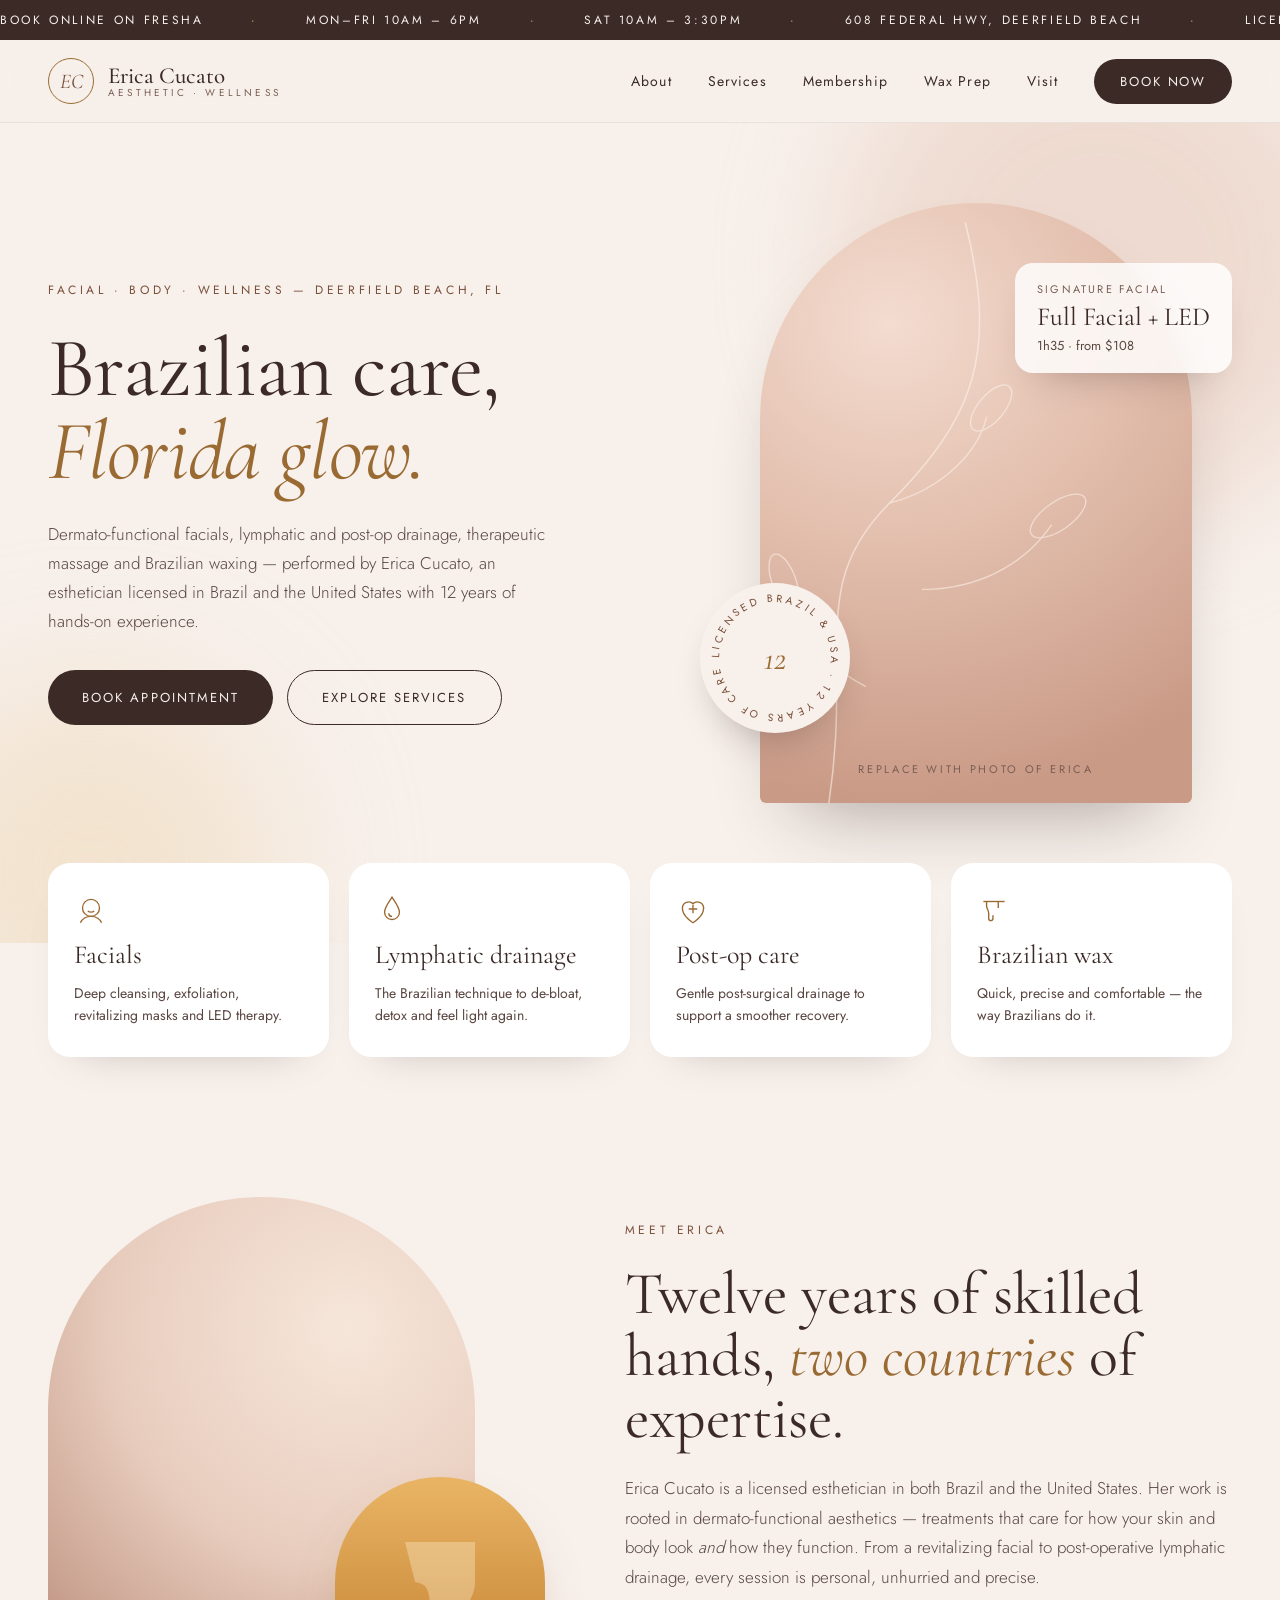
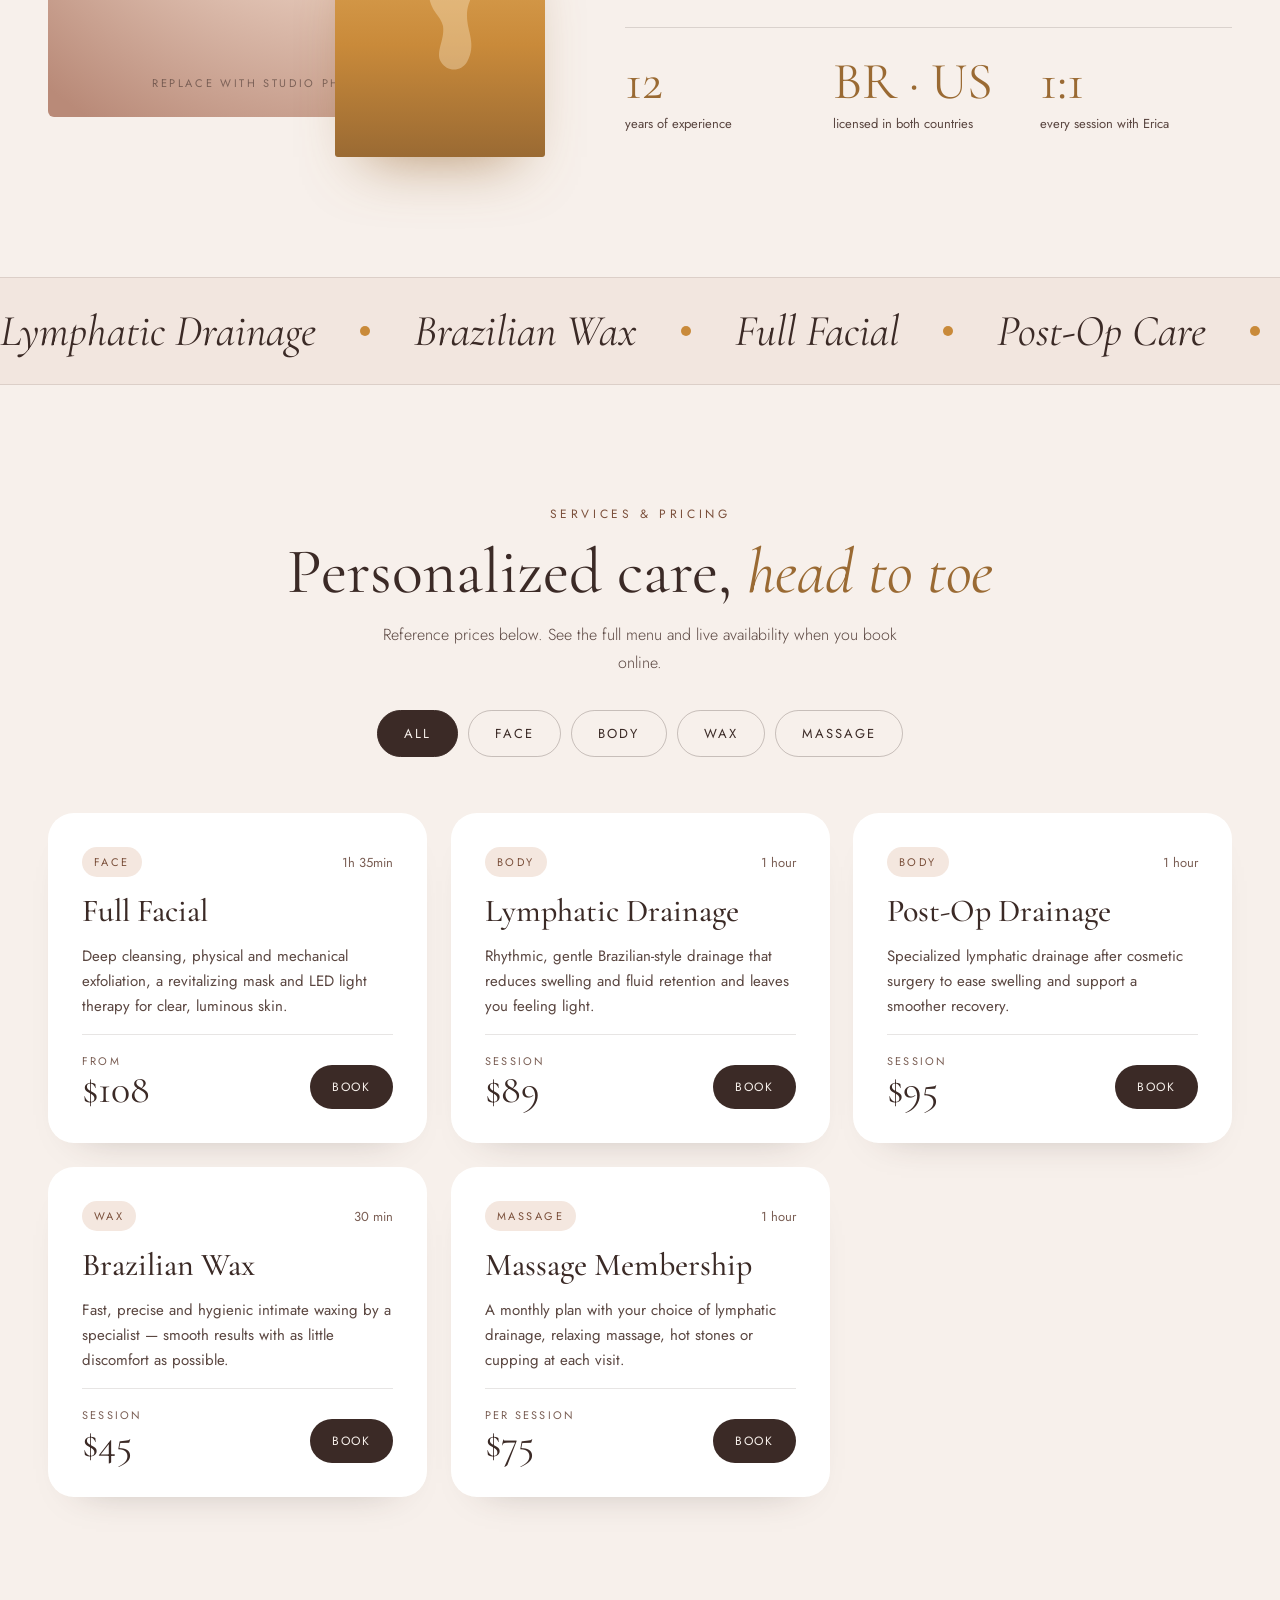
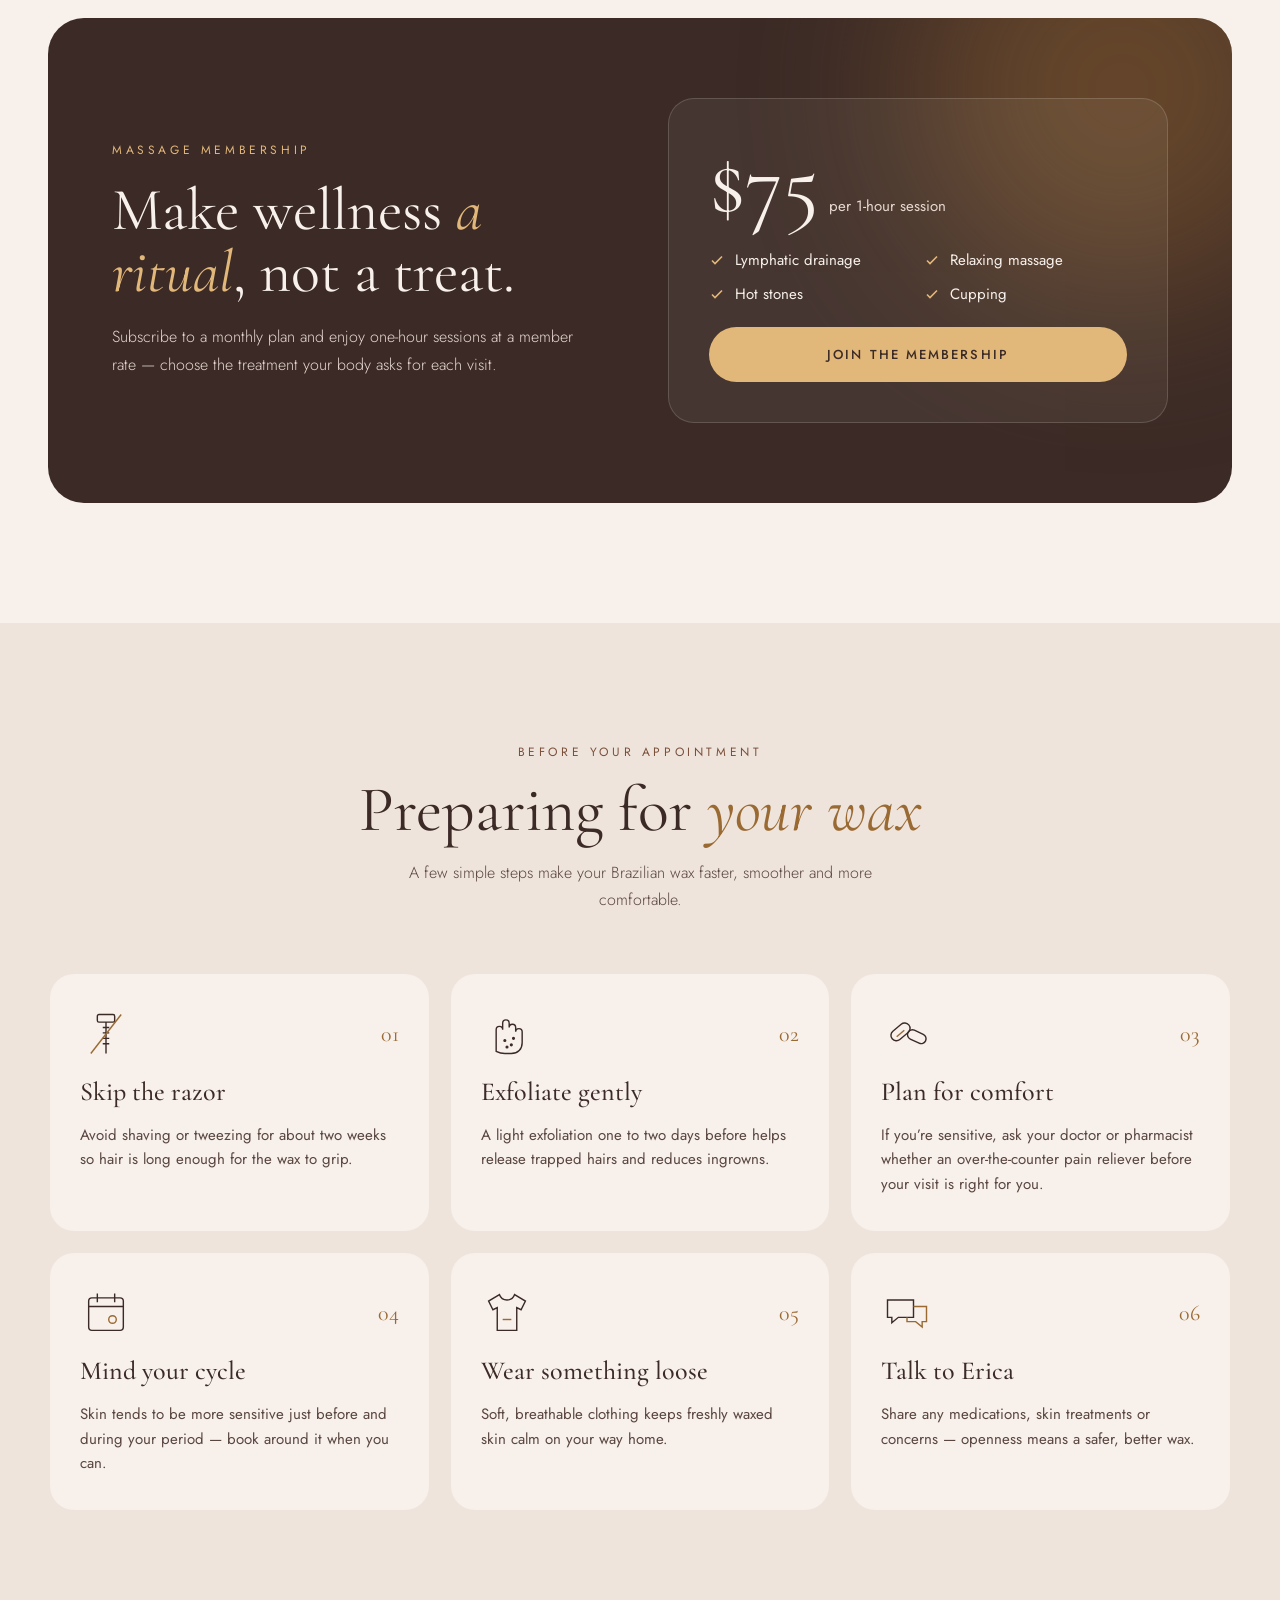
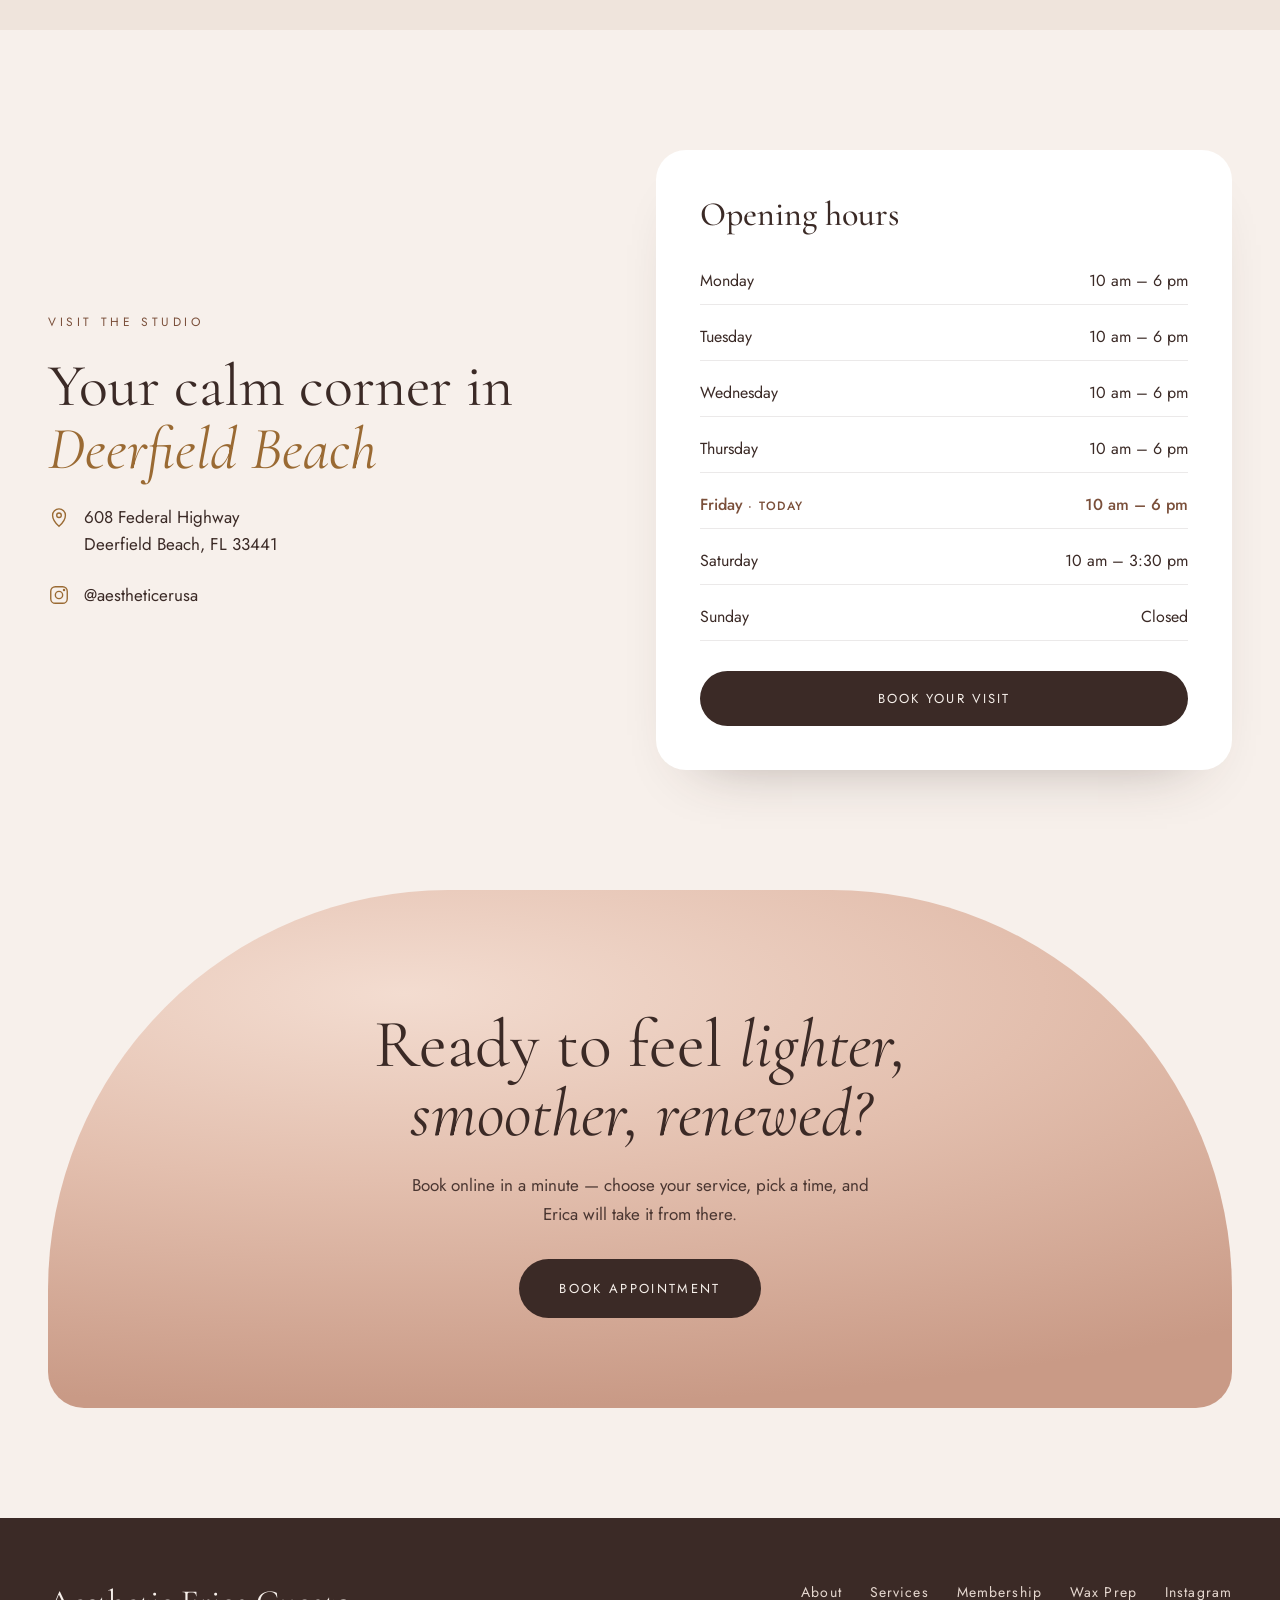
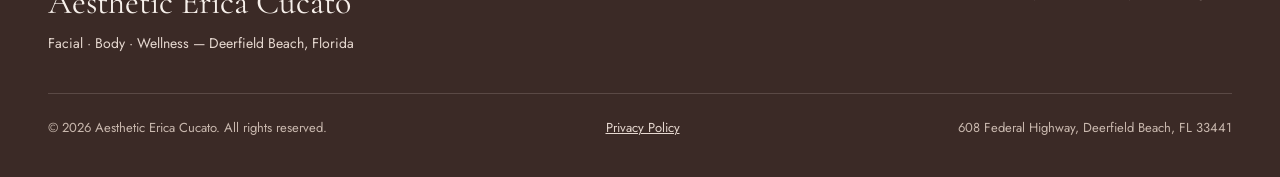
<file: index.html>
<!doctype html>
<html lang="en">
<head>
<meta charset="utf-8">
<meta http-equiv="Content-Security-Policy" content="default-src 'self'; script-src 'self' https://www.googletagmanager.com; style-src 'self' 'unsafe-inline'; font-src 'self'; img-src 'self' https://*.google-analytics.com https://*.googletagmanager.com; connect-src 'self' https://*.google-analytics.com https://*.analytics.google.com https://*.googletagmanager.com; object-src 'none'; base-uri 'self'; form-action 'none'; upgrade-insecure-requests">
<meta name="referrer" content="strict-origin-when-cross-origin">
<meta name="viewport" content="width=device-width, initial-scale=1">
<meta name="robots" content="noindex, nofollow, noarchive, nosnippet, noimageindex">
<meta name="googlebot" content="noindex, nofollow">
<title>Aesthetic Erica Cucato — Facial, Body &amp; Wellness in Deerfield Beach, FL</title>
<meta name="description" content="Facials, lymphatic and post-op drainage, therapeutic massage and Brazilian waxing in Deerfield Beach, Florida, by Erica Cucato — esthetician licensed in Brazil and the USA with 12 years of experience.">
<meta property="og:title" content="Aesthetic Erica Cucato — Brazilian care, Florida glow">
<meta property="og:description" content="Facial, body and wellness aesthetics in Deerfield Beach, FL. Book online.">
<meta property="og:type" content="website">
<meta name="theme-color" content="#3B2A26">
<link rel="icon" href="assets/favicon.svg" type="image/svg+xml">
<link rel="preload" href="assets/fonts/cormorant-garamond-latin-400-normal.woff2" as="font" type="font/woff2" crossorigin>
<link rel="preload" href="assets/fonts/jost-latin-300-normal.woff2" as="font" type="font/woff2" crossorigin>
<link rel="stylesheet" href="assets/css/style.css">
<script src="assets/js/config.js"></script>
<script src="assets/js/main.js" defer></script>
</head>
<body>
<div style="font-family: 'Jost', system-ui, sans-serif; color: #3B2A26; background: #F7F0EB; width: 100%; overflow-x: hidden">

  <!-- Ticker -->
  <div style="background: #3B2A26; color: #F7F0EB; font-size: 12px; letter-spacing: .22em; text-transform: uppercase; overflow: hidden; white-space: nowrap; padding: 11px 0">
    <div class="track" style="display: inline-flex; gap: 48px; padding-right: 48px">
      <span>Book online on Fresha</span><span style="color: #E2B77A">·</span>
      <span>Mon–Fri 10am – 6pm</span><span style="color: #E2B77A">·</span>
      <span>Sat 10am – 3:30pm</span><span style="color: #E2B77A">·</span>
      <span>608 Federal Hwy, Deerfield Beach</span><span style="color: #E2B77A">·</span>
      <span>Licensed in Brazil &amp; the USA</span><span style="color: #E2B77A">·</span>
      <span>Book online on Fresha</span><span style="color: #E2B77A">·</span>
      <span>Mon–Fri 10am – 6pm</span><span style="color: #E2B77A">·</span>
      <span>Sat 10am – 3:30pm</span><span style="color: #E2B77A">·</span>
      <span>608 Federal Hwy, Deerfield Beach</span><span style="color: #E2B77A">·</span>
      <span>Licensed in Brazil &amp; the USA</span><span style="color: #E2B77A">·</span>
    </div>
  </div>

  <!-- Nav -->
  <header style="position: sticky; top: 0; z-index: 20; background: rgba(247,240,235,.86); backdrop-filter: blur(14px); -webkit-backdrop-filter: blur(14px); border-bottom: 1px solid rgba(59,42,38,.08)">
    <nav class="pad" style="max-width: 1280px; margin: 0 auto; padding: 18px 48px; display: flex; align-items: center; justify-content: space-between; gap: 24px">
      <a href="#top" style="display: flex; align-items: center; gap: 14px; text-decoration: none; color: #3B2A26">
        <span style="width: 46px; height: 46px; border-radius: 50%; border: 1px solid #9A6A33; display: inline-flex; align-items: center; justify-content: center; font-family: 'Cormorant Garamond', serif; font-size: 21px; font-style: italic; color: #7A4F3A">EC</span>
        <span style="display: flex; flex-direction: column; line-height: 1.05">
          <span style="font-family: 'Cormorant Garamond', serif; font-size: 23px; font-weight: 500">Erica Cucato</span>
          <span style="font-size: 10px; letter-spacing: .32em; text-transform: uppercase; color: #7A5E54">Aesthetic · Wellness</span>
        </span>
      </a>
      <div class="navLinks" style="align-items: center; gap: 36px; font-size: 14px; letter-spacing: .08em">
        <a class="navlink" href="#about">About</a>
        <a class="navlink" href="#services">Services</a>
        <a class="navlink" href="#membership">Membership</a>
        <a class="navlink" href="#prep">Wax Prep</a>
        <a class="navlink" href="#visit">Visit</a>
        <a class="btn" href="https://www.fresha.com/a/aesthetic-erica-cucato-deerfield-beach-florida-eua-608-federal-highway-nnwquaw9" style="text-decoration: none; background: #3B2A26; color: #F7F0EB; padding: 13px 26px; border-radius: 999px; font-size: 13px; letter-spacing: .14em; text-transform: uppercase">Book now</a>
      </div>
      <button class="burger" id="burger" aria-label="Open menu" aria-expanded="false" aria-controls="mobileMenu" style="width: 46px; height: 46px; border-radius: 50%; border: 1px solid rgba(59,42,38,.25); background: transparent; align-items: center; justify-content: center; cursor: pointer; color: #3B2A26">
        <svg width="20" height="20" viewBox="0 0 24 24" fill="none" stroke="currentColor" stroke-width="1.6" aria-hidden="true"><path class="l1" d="M4 8h16"></path><path class="l2" d="M4 16h16"></path></svg>
      </button>
    </nav>
    <div id="mobileMenu" hidden class="pop" style="display: flex; flex-direction: column; gap: 4px; padding: 8px 22px 24px; font-family: 'Cormorant Garamond', serif; font-size: 28px">
        <a href="#about" data-close style="text-decoration: none; color: #3B2A26; padding: 10px 0">About</a>
        <a href="#services" data-close style="text-decoration: none; color: #3B2A26; padding: 10px 0">Services</a>
        <a href="#membership" data-close style="text-decoration: none; color: #3B2A26; padding: 10px 0">Membership</a>
        <a href="#prep" data-close style="text-decoration: none; color: #3B2A26; padding: 10px 0">Wax Prep</a>
        <a href="#visit" data-close style="text-decoration: none; color: #3B2A26; padding: 10px 0">Visit</a>
        <a href="https://www.fresha.com/a/aesthetic-erica-cucato-deerfield-beach-florida-eua-608-federal-highway-nnwquaw9" style="text-decoration: none; background: #3B2A26; color: #F7F0EB; padding: 14px 26px; border-radius: 999px; font-family: 'Jost', sans-serif; font-size: 14px; letter-spacing: .14em; text-transform: uppercase; text-align: center; margin-top: 10px">Book now</a>
      </div>
    </header>

  <!-- Hero -->
  <section id="top" style="position: relative; overflow: hidden">
    <div class="blob" style="position: absolute; width: 520px; height: 520px; border-radius: 50%; background: #EBD2C5; filter: blur(60px); opacity: .7; top: -120px; right: -80px" aria-hidden="true"></div>
    <div class="blob2" style="position: absolute; width: 380px; height: 380px; border-radius: 50%; background: #F1DEC4; filter: blur(70px); opacity: .7; bottom: -120px; left: -100px" aria-hidden="true"></div>
    <div class="heroGrid pad" style="position: relative; max-width: 1280px; margin: 0 auto; padding: 80px 48px 140px; display: grid; grid-template-columns: minmax(0, 1.05fr) minmax(0, .95fr); gap: 64px; align-items: center">
      <div style="display: flex; flex-direction: column; gap: 28px">
        <p class="in1" style="margin: 0; font-size: 12px; letter-spacing: .3em; text-transform: uppercase; color: #7A4F3A">Facial · Body · Wellness — Deerfield Beach, FL</p>
        <h1 class="in2 h1" style="margin: 0; font-family: 'Cormorant Garamond', serif; font-weight: 400; font-size: 84px; line-height: .98; letter-spacing: -.01em">Brazilian care,<br><em style="font-style: italic; color: #9A6A33">Florida glow.</em></h1>
        <p class="in3" style="margin: 0; max-width: 500px; font-size: 17px; line-height: 1.7; font-weight: 300; color: #5A4640">Dermato-functional facials, lymphatic and post-op drainage, therapeutic massage and Brazilian waxing — performed by Erica Cucato, an esthetician licensed in Brazil and the United States with 12 years of hands-on experience.</p>
        <div class="in4" style="display: flex; flex-wrap: wrap; gap: 14px; margin-top: 6px">
          <a class="btn" href="https://www.fresha.com/a/aesthetic-erica-cucato-deerfield-beach-florida-eua-608-federal-highway-nnwquaw9" style="text-decoration: none; background: #3B2A26; color: #F7F0EB; padding: 18px 34px; border-radius: 999px; font-size: 13px; letter-spacing: .16em; text-transform: uppercase">Book appointment</a>
          <a class="btn" href="#services" style="text-decoration: none; border: 1px solid #3B2A26; color: #3B2A26; padding: 17px 34px; border-radius: 999px; font-size: 13px; letter-spacing: .16em; text-transform: uppercase">Explore services</a>
        </div>
      </div>

      <div class="heroArt" style="position: relative; min-height: 600px">
        <div class="inImg arch photo" style="position: absolute; inset: 0 40px 0 60px; overflow: hidden; box-shadow: 0 40px 80px -40px rgba(59,42,38,.45)">
          <svg viewBox="0 0 400 600" preserveAspectRatio="xMidYMid slice" style="position: absolute; inset: 0; width: 100%; height: 100%; opacity: .55" aria-hidden="true">
            <path d="M60 600 C 90 440, 40 380, 120 300 S 220 160, 190 40" fill="none" stroke="#FFF6EF" stroke-width="1.4"></path>
            <path d="M120 300 C 160 290, 200 260, 210 220" fill="none" stroke="#FFF6EF" stroke-width="1.2"></path>
            <ellipse cx="214" cy="212" rx="26" ry="12" transform="rotate(-50 214 212)" fill="none" stroke="#FFF6EF" stroke-width="1.2"></ellipse>
            <path d="M150 380 C 210 380, 250 350, 270 320" fill="none" stroke="#FFF6EF" stroke-width="1.2"></path>
            <ellipse cx="276" cy="312" rx="30" ry="13" transform="rotate(-35 276 312)" fill="none" stroke="#FFF6EF" stroke-width="1.2"></ellipse>
            <path d="M98 470 C 60 450, 30 420, 20 380" fill="none" stroke="#FFF6EF" stroke-width="1.2"></path>
            <ellipse cx="22" cy="372" rx="26" ry="11" transform="rotate(70 22 372)" fill="none" stroke="#FFF6EF" stroke-width="1.2"></ellipse>
          </svg>
          <span style="position: absolute; left: 0; right: 0; bottom: 26px; text-align: center; font-size: 11px; letter-spacing: .24em; text-transform: uppercase; color: rgba(59,42,38,.55)">Replace with photo of Erica</span>
        </div>
        <div class="in4" style="position: absolute; left: 0; bottom: 70px; width: 150px; height: 150px">
          <div class="spin" style="width: 150px; height: 150px; border-radius: 50%; background: #F7F0EB; box-shadow: 0 20px 40px -20px rgba(59,42,38,.4)">
            <svg viewBox="0 0 150 150" width="150" height="150" role="img" aria-label="Licensed in Brazil and USA, 12 years of care">
              <defs><path id="circ" d="M75,75 m-56,0 a56,56 0 1,1 112,0 a56,56 0 1,1 -112,0"></path></defs>
              <text style="font-family: 'Jost', sans-serif; font-size: 10.5px; letter-spacing: 3.2px; text-transform: uppercase" fill="#7A4F3A"><textPath href="#circ">Licensed Brazil &amp; USA · 12 years of care ·</textPath></text>
            </svg>
          </div>
          <span style="position: absolute; inset: 0; display: flex; align-items: center; justify-content: center; font-family: 'Cormorant Garamond', serif; font-size: 34px; font-style: italic; color: #9A6A33">12</span>
        </div>
        <div class="in4" style="position: absolute; right: 0; top: 60px; background: rgba(255,255,255,.82); backdrop-filter: blur(10px); -webkit-backdrop-filter: blur(10px); padding: 18px 22px; border-radius: 18px; box-shadow: 0 20px 40px -24px rgba(59,42,38,.4); display: flex; flex-direction: column; gap: 4px">
          <span style="font-size: 11px; letter-spacing: .2em; text-transform: uppercase; color: #7A5E54">Signature facial</span>
          <span style="font-family: 'Cormorant Garamond', serif; font-size: 26px">Full Facial + LED</span>
          <span style="font-size: 13px; color: #5A4640">1h35 · from $108</span>
        </div>
      </div>
    </div>
  </section>

  <!-- Feature cards (overlap) -->
  <section id="feat" class="pad" style="max-width: 1280px; margin: -80px auto 0; padding: 0 48px; position: relative; z-index: 2">
    <button type="button" id="featToggle" class="featToggle" aria-expanded="false" aria-controls="featGrid">
      <span style="display: flex; flex-direction: column; align-items: flex-start; gap: 2px">
        <span style="font-size: 11px; letter-spacing: .22em; text-transform: uppercase; color: #7A4F3A">What we do</span>
        <span style="font-family: 'Cormorant Garamond', serif; font-size: 26px; color: #3B2A26">Our services</span>
      </span>
      <svg class="chev" width="22" height="22" viewBox="0 0 24 24" fill="none" stroke="#3B2A26" stroke-width="1.5" aria-hidden="true"><path d="M6 9l6 6 6-6"></path></svg>
    </button>
    <div id="featGrid" class="featGrid" style="display: grid; grid-template-columns: repeat(auto-fit, minmax(230px, 1fr)); gap: 20px">
      <a href="#services" class="lift rv" style="text-decoration: none; color: #3B2A26; background: #FFFFFF; border-radius: 22px; padding: 30px 26px; display: flex; flex-direction: column; gap: 12px; box-shadow: 0 20px 40px -32px rgba(59,42,38,.35)">
        <svg width="34" height="34" viewBox="0 0 32 32" fill="none" stroke="#9A6A33" stroke-width="1.3" aria-hidden="true"><circle cx="16" cy="14" r="8"></circle><path d="M12 13h.01M20 13h.01M13 17c1.6 1.4 4.4 1.4 6 0"></path><path d="M6 28c2-4 6-6 10-6s8 2 10 6"></path></svg>
        <span style="font-family: 'Cormorant Garamond', serif; font-size: 26px">Facials</span>
        <span style="font-size: 14px; line-height: 1.6; color: #5A4640">Deep cleansing, exfoliation, revitalizing masks and LED therapy.</span>
      </a>
      <a href="#services" class="lift rv" style="text-decoration: none; color: #3B2A26; background: #FFFFFF; border-radius: 22px; padding: 30px 26px; display: flex; flex-direction: column; gap: 12px; box-shadow: 0 20px 40px -32px rgba(59,42,38,.35)">
        <svg width="34" height="34" viewBox="0 0 32 32" fill="none" stroke="#9A6A33" stroke-width="1.3" aria-hidden="true"><path d="M16 4c4 6 7 10 7 14a7 7 0 0 1-14 0c0-4 3-8 7-14z"></path><path d="M13 19a3 3 0 0 0 3 3"></path></svg>
        <span style="font-family: 'Cormorant Garamond', serif; font-size: 26px">Lymphatic drainage</span>
        <span style="font-size: 14px; line-height: 1.6; color: #5A4640">The Brazilian technique to de-bloat, detox and feel light again.</span>
      </a>
      <a href="#services" class="lift rv" style="text-decoration: none; color: #3B2A26; background: #FFFFFF; border-radius: 22px; padding: 30px 26px; display: flex; flex-direction: column; gap: 12px; box-shadow: 0 20px 40px -32px rgba(59,42,38,.35)">
        <svg width="34" height="34" viewBox="0 0 32 32" fill="none" stroke="#9A6A33" stroke-width="1.3" aria-hidden="true"><path d="M16 28s-10-6-10-14a6 6 0 0 1 10-4 6 6 0 0 1 10 4c0 8-10 14-10 14z"></path><path d="M12 15h8M16 11v8"></path></svg>
        <span style="font-family: 'Cormorant Garamond', serif; font-size: 26px">Post-op care</span>
        <span style="font-size: 14px; line-height: 1.6; color: #5A4640">Gentle post-surgical drainage to support a smoother recovery.</span>
      </a>
      <a href="#prep" class="lift rv" style="text-decoration: none; color: #3B2A26; background: #FFFFFF; border-radius: 22px; padding: 30px 26px; display: flex; flex-direction: column; gap: 12px; box-shadow: 0 20px 40px -32px rgba(59,42,38,.35)">
        <svg width="34" height="34" viewBox="0 0 32 32" fill="none" stroke="#9A6A33" stroke-width="1.3" aria-hidden="true"><path d="M6 8h20"></path><path d="M9 8v4c0 3 2 4 2 7v5a2 2 0 0 0 4 0v-3"></path><path d="M20 8v6"></path></svg>
        <span style="font-family: 'Cormorant Garamond', serif; font-size: 26px">Brazilian wax</span>
        <span style="font-size: 14px; line-height: 1.6; color: #5A4640">Quick, precise and comfortable — the way Brazilians do it.</span>
      </a>
    </div>
  </section>

  <!-- About -->
  <section id="about" class="pad" style="max-width: 1280px; margin: 0 auto; padding: 140px 48px 120px">
    <div class="aboutGrid" style="display: grid; grid-template-columns: minmax(0, .9fr) minmax(0, 1.1fr); gap: 80px; align-items: center">
      <div class="rvz" style="position: relative; min-height: 560px">
        <div class="arch photo2" style="position: absolute; inset: 0 70px 40px 0; display: flex; align-items: flex-end; justify-content: center; padding-bottom: 26px">
          <span style="font-size: 11px; letter-spacing: .24em; text-transform: uppercase; color: rgba(59,42,38,.55)">Replace with studio photo</span>
        </div>
        <div class="arch honey" style="position: absolute; right: 0; bottom: 0; width: 210px; height: 280px; box-shadow: 0 30px 60px -30px rgba(154,106,51,.7); display: flex; align-items: center; justify-content: center">
          <svg width="90" height="150" viewBox="0 0 90 150" aria-hidden="true" style="transform-origin: top; animation: drip 4s ease-in-out infinite"><path d="M10 0h70v40c0 14-8 18-8 34s10 28 0 46c-6 10-20 10-26 0-6-10 4-22 2-36-2-10-12-14-14-30-2-10-4-12-14-14z" fill="rgba(255,240,215,.35)"></path></svg>
        </div>
      </div>
      <div style="display: flex; flex-direction: column; gap: 24px">
        <p class="rv" style="margin: 0; font-size: 12px; letter-spacing: .3em; text-transform: uppercase; color: #7A4F3A">Meet Erica</p>
        <h2 class="rv h2" style="margin: 0; font-family: 'Cormorant Garamond', serif; font-weight: 400; font-size: 60px; line-height: 1.04">Twelve years of skilled hands, <em style="color: #9A6A33">two countries</em> of expertise.</h2>
        <p class="rv" style="margin: 0; font-size: 17px; line-height: 1.75; font-weight: 300; color: #5A4640">Erica Cucato is a licensed esthetician in both Brazil and the United States. Her work is rooted in dermato-functional aesthetics — treatments that care for how your skin and body look <em>and</em> how they function. From a revitalizing facial to post-operative lymphatic drainage, every session is personal, unhurried and precise.</p>
        <div class="rv" style="display: grid; grid-template-columns: repeat(3, minmax(0, 1fr)); gap: 16px; margin-top: 10px; border-top: 1px solid rgba(59,42,38,.15); padding-top: 28px">
          <div style="display: flex; flex-direction: column; gap: 6px">
            <span style="font-family: 'Cormorant Garamond', serif; font-size: 52px; line-height: 1; color: #9A6A33">12</span>
            <span style="font-size: 13px; color: #5A4640">years of experience</span>
          </div>
          <div style="display: flex; flex-direction: column; gap: 6px">
            <span style="font-family: 'Cormorant Garamond', serif; font-size: 52px; line-height: 1; color: #9A6A33">BR · US</span>
            <span style="font-size: 13px; color: #5A4640">licensed in both countries</span>
          </div>
          <div style="display: flex; flex-direction: column; gap: 6px">
            <span style="font-family: 'Cormorant Garamond', serif; font-size: 52px; line-height: 1; color: #9A6A33">1:1</span>
            <span style="font-size: 13px; color: #5A4640">every session with Erica</span>
          </div>
        </div>
      </div>
    </div>
  </section>

  <!-- Marquee band -->
  <div style="border-top: 1px solid rgba(59,42,38,.12); border-bottom: 1px solid rgba(59,42,38,.12); overflow: hidden; white-space: nowrap; padding: 26px 0; background: #F2E6DF" aria-hidden="true">
    <div class="track" style="display: inline-flex; align-items: center; gap: 44px; padding-right: 44px; font-family: 'Cormorant Garamond', serif; font-size: 44px; font-style: italic; color: #3B2A26">
      <span>Lymphatic Drainage</span><span style="width: 10px; height: 10px; border-radius: 50%; background: #C98A3A"></span>
      <span>Brazilian Wax</span><span style="width: 10px; height: 10px; border-radius: 50%; background: #C98A3A"></span>
      <span>Full Facial</span><span style="width: 10px; height: 10px; border-radius: 50%; background: #C98A3A"></span>
      <span>Post-Op Care</span><span style="width: 10px; height: 10px; border-radius: 50%; background: #C98A3A"></span>
      <span>Hot Stones</span><span style="width: 10px; height: 10px; border-radius: 50%; background: #C98A3A"></span>
      <span>Cupping</span><span style="width: 10px; height: 10px; border-radius: 50%; background: #C98A3A"></span>
      <span>Lymphatic Drainage</span><span style="width: 10px; height: 10px; border-radius: 50%; background: #C98A3A"></span>
      <span>Brazilian Wax</span><span style="width: 10px; height: 10px; border-radius: 50%; background: #C98A3A"></span>
      <span>Full Facial</span><span style="width: 10px; height: 10px; border-radius: 50%; background: #C98A3A"></span>
      <span>Post-Op Care</span><span style="width: 10px; height: 10px; border-radius: 50%; background: #C98A3A"></span>
      <span>Hot Stones</span><span style="width: 10px; height: 10px; border-radius: 50%; background: #C98A3A"></span>
      <span>Cupping</span><span style="width: 10px; height: 10px; border-radius: 50%; background: #C98A3A"></span>
    </div>
  </div>

  <!-- Services -->
  <section id="services" class="pad" style="max-width: 1280px; margin: 0 auto; padding: 120px 48px">
    <div style="display: flex; flex-direction: column; align-items: center; text-align: center; gap: 16px">
      <p class="rv" style="margin: 0; font-size: 12px; letter-spacing: .3em; text-transform: uppercase; color: #7A4F3A">Services &amp; pricing</p>
      <h2 class="rv h2" style="margin: 0; font-family: 'Cormorant Garamond', serif; font-weight: 400; font-size: 64px; line-height: 1.04">Personalized care, <em style="color: #9A6A33">head to toe</em></h2>
      <p class="rv" style="margin: 0; max-width: 560px; font-size: 16px; line-height: 1.7; font-weight: 300; color: #5A4640">Reference prices below. See the full menu and live availability when you book online.</p>
      <div class="rv" role="tablist" aria-label="Service categories" style="display: flex; flex-wrap: wrap; justify-content: center; gap: 10px; margin-top: 18px">
                  <button class="tab active" role="tab" aria-selected="true" data-cat="all">All</button>
          <button class="tab" role="tab" aria-selected="false" data-cat="face">Face</button>
          <button class="tab" role="tab" aria-selected="false" data-cat="body">Body</button>
          <button class="tab" role="tab" aria-selected="false" data-cat="wax">Wax</button>
          <button class="tab" role="tab" aria-selected="false" data-cat="massage">Massage</button>
      </div>
    </div>

    <div id="serviceGrid" style="display: grid; grid-template-columns: repeat(auto-fill, minmax(320px, 1fr)); gap: 24px; margin-top: 56px">
      
        <article class="svc lift pop" data-cat="face">
          <div style="display: flex; align-items: center; justify-content: space-between; gap: 12px">
            <span style="font-size: 11px; letter-spacing: .22em; text-transform: uppercase; color: #7A4F3A; background: #F4E7DF; padding: 7px 12px; border-radius: 999px">Face</span>
            <span style="font-size: 13px; color: #7A5E54">1h 35min</span>
          </div>
          <h3 style="margin: 0; font-family: 'Cormorant Garamond', serif; font-weight: 500; font-size: 32px; line-height: 1.1">Full Facial</h3>
          <p style="margin: 0; font-size: 15px; line-height: 1.65; color: #5A4640; flex-grow: 1">Deep cleansing, physical and mechanical exfoliation, a revitalizing mask and LED light therapy for clear, luminous skin.</p>
          <div style="display: flex; align-items: flex-end; justify-content: space-between; gap: 12px; border-top: 1px solid rgba(59,42,38,.12); padding-top: 18px">
            <span style="display: flex; flex-direction: column">
              <span style="font-size: 11px; letter-spacing: .2em; text-transform: uppercase; color: #7A5E54">From</span>
              <span style="font-family: 'Cormorant Garamond', serif; font-size: 40px; line-height: 1; color: #3B2A26">$108</span>
            </span>
            <a class="btn" href="https://www.fresha.com/a/aesthetic-erica-cucato-deerfield-beach-florida-eua-608-federal-highway-nnwquaw9" style="text-decoration: none; background: #3B2A26; color: #F7F0EB; padding: 13px 22px; border-radius: 999px; font-size: 12px; letter-spacing: .14em; text-transform: uppercase">Book</a>
          </div>
        </article>
      
        <article class="svc lift pop" data-cat="body">
          <div style="display: flex; align-items: center; justify-content: space-between; gap: 12px">
            <span style="font-size: 11px; letter-spacing: .22em; text-transform: uppercase; color: #7A4F3A; background: #F4E7DF; padding: 7px 12px; border-radius: 999px">Body</span>
            <span style="font-size: 13px; color: #7A5E54">1 hour</span>
          </div>
          <h3 style="margin: 0; font-family: 'Cormorant Garamond', serif; font-weight: 500; font-size: 32px; line-height: 1.1">Lymphatic Drainage</h3>
          <p style="margin: 0; font-size: 15px; line-height: 1.65; color: #5A4640; flex-grow: 1">Rhythmic, gentle Brazilian-style drainage that reduces swelling and fluid retention and leaves you feeling light.</p>
          <div style="display: flex; align-items: flex-end; justify-content: space-between; gap: 12px; border-top: 1px solid rgba(59,42,38,.12); padding-top: 18px">
            <span style="display: flex; flex-direction: column">
              <span style="font-size: 11px; letter-spacing: .2em; text-transform: uppercase; color: #7A5E54">Session</span>
              <span style="font-family: 'Cormorant Garamond', serif; font-size: 40px; line-height: 1; color: #3B2A26">$89</span>
            </span>
            <a class="btn" href="https://www.fresha.com/a/aesthetic-erica-cucato-deerfield-beach-florida-eua-608-federal-highway-nnwquaw9" style="text-decoration: none; background: #3B2A26; color: #F7F0EB; padding: 13px 22px; border-radius: 999px; font-size: 12px; letter-spacing: .14em; text-transform: uppercase">Book</a>
          </div>
        </article>
      
        <article class="svc lift pop" data-cat="body">
          <div style="display: flex; align-items: center; justify-content: space-between; gap: 12px">
            <span style="font-size: 11px; letter-spacing: .22em; text-transform: uppercase; color: #7A4F3A; background: #F4E7DF; padding: 7px 12px; border-radius: 999px">Body</span>
            <span style="font-size: 13px; color: #7A5E54">1 hour</span>
          </div>
          <h3 style="margin: 0; font-family: 'Cormorant Garamond', serif; font-weight: 500; font-size: 32px; line-height: 1.1">Post-Op Drainage</h3>
          <p style="margin: 0; font-size: 15px; line-height: 1.65; color: #5A4640; flex-grow: 1">Specialized lymphatic drainage after cosmetic surgery to ease swelling and support a smoother recovery.</p>
          <div style="display: flex; align-items: flex-end; justify-content: space-between; gap: 12px; border-top: 1px solid rgba(59,42,38,.12); padding-top: 18px">
            <span style="display: flex; flex-direction: column">
              <span style="font-size: 11px; letter-spacing: .2em; text-transform: uppercase; color: #7A5E54">Session</span>
              <span style="font-family: 'Cormorant Garamond', serif; font-size: 40px; line-height: 1; color: #3B2A26">$95</span>
            </span>
            <a class="btn" href="https://www.fresha.com/a/aesthetic-erica-cucato-deerfield-beach-florida-eua-608-federal-highway-nnwquaw9" style="text-decoration: none; background: #3B2A26; color: #F7F0EB; padding: 13px 22px; border-radius: 999px; font-size: 12px; letter-spacing: .14em; text-transform: uppercase">Book</a>
          </div>
        </article>
      
        <article class="svc lift pop" data-cat="wax">
          <div style="display: flex; align-items: center; justify-content: space-between; gap: 12px">
            <span style="font-size: 11px; letter-spacing: .22em; text-transform: uppercase; color: #7A4F3A; background: #F4E7DF; padding: 7px 12px; border-radius: 999px">Wax</span>
            <span style="font-size: 13px; color: #7A5E54">30 min</span>
          </div>
          <h3 style="margin: 0; font-family: 'Cormorant Garamond', serif; font-weight: 500; font-size: 32px; line-height: 1.1">Brazilian Wax</h3>
          <p style="margin: 0; font-size: 15px; line-height: 1.65; color: #5A4640; flex-grow: 1">Fast, precise and hygienic intimate waxing by a specialist — smooth results with as little discomfort as possible.</p>
          <div style="display: flex; align-items: flex-end; justify-content: space-between; gap: 12px; border-top: 1px solid rgba(59,42,38,.12); padding-top: 18px">
            <span style="display: flex; flex-direction: column">
              <span style="font-size: 11px; letter-spacing: .2em; text-transform: uppercase; color: #7A5E54">Session</span>
              <span style="font-family: 'Cormorant Garamond', serif; font-size: 40px; line-height: 1; color: #3B2A26">$45</span>
            </span>
            <a class="btn" href="https://www.fresha.com/a/aesthetic-erica-cucato-deerfield-beach-florida-eua-608-federal-highway-nnwquaw9" style="text-decoration: none; background: #3B2A26; color: #F7F0EB; padding: 13px 22px; border-radius: 999px; font-size: 12px; letter-spacing: .14em; text-transform: uppercase">Book</a>
          </div>
        </article>
      
        <article class="svc lift pop" data-cat="massage">
          <div style="display: flex; align-items: center; justify-content: space-between; gap: 12px">
            <span style="font-size: 11px; letter-spacing: .22em; text-transform: uppercase; color: #7A4F3A; background: #F4E7DF; padding: 7px 12px; border-radius: 999px">Massage</span>
            <span style="font-size: 13px; color: #7A5E54">1 hour</span>
          </div>
          <h3 style="margin: 0; font-family: 'Cormorant Garamond', serif; font-weight: 500; font-size: 32px; line-height: 1.1">Massage Membership</h3>
          <p style="margin: 0; font-size: 15px; line-height: 1.65; color: #5A4640; flex-grow: 1">A monthly plan with your choice of lymphatic drainage, relaxing massage, hot stones or cupping at each visit.</p>
          <div style="display: flex; align-items: flex-end; justify-content: space-between; gap: 12px; border-top: 1px solid rgba(59,42,38,.12); padding-top: 18px">
            <span style="display: flex; flex-direction: column">
              <span style="font-size: 11px; letter-spacing: .2em; text-transform: uppercase; color: #7A5E54">Per session</span>
              <span style="font-family: 'Cormorant Garamond', serif; font-size: 40px; line-height: 1; color: #3B2A26">$75</span>
            </span>
            <a class="btn" href="https://www.fresha.com/a/aesthetic-erica-cucato-deerfield-beach-florida-eua-608-federal-highway-nnwquaw9" style="text-decoration: none; background: #3B2A26; color: #F7F0EB; padding: 13px 22px; border-radius: 999px; font-size: 12px; letter-spacing: .14em; text-transform: uppercase">Book</a>
          </div>
        </article>
      
    </div>
  </section>

  <!-- Membership -->
  <section id="membership" class="pad" style="padding: 0 48px 120px">
    <div class="rvz memBox" style="max-width: 1280px; margin: 0 auto; background: #3B2A26; color: #F7F0EB; border-radius: 36px; padding: 80px 64px; position: relative; overflow: hidden">
      <div class="blob" style="position: absolute; width: 420px; height: 420px; border-radius: 50%; background: #9A6A33; filter: blur(90px); opacity: .45; right: -100px; top: -140px" aria-hidden="true"></div>
      <div class="memGrid" style="position: relative; display: grid; grid-template-columns: repeat(auto-fit, minmax(300px, 1fr)); gap: 56px; align-items: center">
        <div class="memText" style="display: flex; flex-direction: column; gap: 20px">
          <p style="margin: 0; font-size: 12px; letter-spacing: .3em; text-transform: uppercase; color: #E2B77A">Massage membership</p>
          <h2 class="h2" style="margin: 0; font-family: 'Cormorant Garamond', serif; font-weight: 400; font-size: 60px; line-height: 1.04">Make wellness <em style="color: #E2B77A">a ritual</em>, not a treat.</h2>
          <p style="margin: 0; font-size: 16px; line-height: 1.75; font-weight: 300; color: #E6D8D0; max-width: 480px">Subscribe to a monthly plan and enjoy one-hour sessions at a member rate — choose the treatment your body asks for each visit.</p>
        </div>
        <div class="memCard" style="background: rgba(247,240,235,.06); border: 1px solid rgba(247,240,235,.16); border-radius: 26px; padding: 40px; display: flex; flex-direction: column; gap: 22px">
          <div class="memPrice" style="display: flex; align-items: baseline; gap: 10px">
            <span style="font-family: 'Cormorant Garamond', serif; font-size: 88px; line-height: 1">$75</span>
            <span style="font-size: 15px; color: #E6D8D0">per 1-hour session</span>
          </div>
          <div class="memList" style="display: grid; grid-template-columns: repeat(2, minmax(0, 1fr)); gap: 12px; font-size: 15px">
            <span style="display: flex; align-items: center; gap: 10px"><svg width="16" height="16" viewBox="0 0 16 16" fill="none" stroke="#E2B77A" stroke-width="1.6" aria-hidden="true"><path d="M3 8.5l3 3 7-7"></path></svg>Lymphatic drainage</span>
            <span style="display: flex; align-items: center; gap: 10px"><svg width="16" height="16" viewBox="0 0 16 16" fill="none" stroke="#E2B77A" stroke-width="1.6" aria-hidden="true"><path d="M3 8.5l3 3 7-7"></path></svg>Relaxing massage</span>
            <span style="display: flex; align-items: center; gap: 10px"><svg width="16" height="16" viewBox="0 0 16 16" fill="none" stroke="#E2B77A" stroke-width="1.6" aria-hidden="true"><path d="M3 8.5l3 3 7-7"></path></svg>Hot stones</span>
            <span style="display: flex; align-items: center; gap: 10px"><svg width="16" height="16" viewBox="0 0 16 16" fill="none" stroke="#E2B77A" stroke-width="1.6" aria-hidden="true"><path d="M3 8.5l3 3 7-7"></path></svg>Cupping</span>
          </div>
          <a class="btn" href="https://www.fresha.com/a/aesthetic-erica-cucato-deerfield-beach-florida-eua-608-federal-highway-nnwquaw9" style="text-decoration: none; background: #E2B77A; color: #3B2A26; padding: 18px 30px; border-radius: 999px; font-size: 13px; letter-spacing: .16em; text-transform: uppercase; text-align: center; font-weight: 500">Join the membership</a>
        </div>
      </div>
    </div>
  </section>

  <!-- Wax prep -->
  <section id="prep" class="pad" style="background: #EFE4DC; padding: 120px 48px">
    <div style="max-width: 1180px; margin: 0 auto">
      <div style="display: flex; flex-direction: column; align-items: center; text-align: center; gap: 16px">
        <p class="rv" style="margin: 0; font-size: 12px; letter-spacing: .3em; text-transform: uppercase; color: #7A4F3A">Before your appointment</p>
        <h2 class="rv h2" style="margin: 0; font-family: 'Cormorant Garamond', serif; font-weight: 400; font-size: 64px; line-height: 1.04">Preparing for <em style="color: #9A6A33">your wax</em></h2>
        <p class="rv" style="margin: 0; max-width: 540px; font-size: 16px; line-height: 1.7; font-weight: 300; color: #5A4640">A few simple steps make your Brazilian wax faster, smoother and more comfortable.</p>
      </div>
      <div style="display: grid; grid-template-columns: repeat(auto-fit, minmax(300px, 1fr)); gap: 22px; margin-top: 60px">
        <div class="tip rv" style="background: #F7F0EB; border-radius: 24px; padding: 34px 30px; display: flex; flex-direction: column; gap: 16px">
          <div style="display: flex; align-items: center; justify-content: space-between">
            <svg class="tipIcon" width="52" height="52" viewBox="0 0 48 48" fill="none" stroke="#3B2A26" stroke-width="1.3" aria-hidden="true"><rect x="16" y="6" width="16" height="7" rx="1.5"></rect><path d="M24 13v29"></path><path d="M21 18h6M21 23h6M21 28h6M21 33h6"></path><path d="M10 42l28-36" stroke="#9A6A33"></path></svg>
            <span style="font-family: 'Cormorant Garamond', serif; font-size: 22px; color: #9A6A33">01</span>
          </div>
          <h3 style="margin: 0; font-family: 'Cormorant Garamond', serif; font-weight: 500; font-size: 26px">Skip the razor</h3>
          <p style="margin: 0; font-size: 15px; line-height: 1.65; color: #5A4640">Avoid shaving or tweezing for about two weeks so hair is long enough for the wax to grip.</p>
        </div>
        <div class="tip rv" style="background: #F7F0EB; border-radius: 24px; padding: 34px 30px; display: flex; flex-direction: column; gap: 16px">
          <div style="display: flex; align-items: center; justify-content: space-between">
            <svg class="tipIcon" width="52" height="52" viewBox="0 0 48 48" fill="none" stroke="#3B2A26" stroke-width="1.3" aria-hidden="true"><path d="M14 40V20a3 3 0 0 1 6 0v-6a3 3 0 0 1 6 0v4a3 3 0 0 1 6 0v4a3 3 0 0 1 6 0v10c0 6-4 10-10 10h-6c-4 0-8-2-8-2z"></path><circle cx="22" cy="30" r=".8" fill="#9A6A33"></circle><circle cx="28" cy="34" r=".8" fill="#9A6A33"></circle><circle cx="30" cy="28" r=".8" fill="#9A6A33"></circle><circle cx="24" cy="36" r=".8" fill="#9A6A33"></circle></svg>
            <span style="font-family: 'Cormorant Garamond', serif; font-size: 22px; color: #9A6A33">02</span>
          </div>
          <h3 style="margin: 0; font-family: 'Cormorant Garamond', serif; font-weight: 500; font-size: 26px">Exfoliate gently</h3>
          <p style="margin: 0; font-size: 15px; line-height: 1.65; color: #5A4640">A light exfoliation one to two days before helps release trapped hairs and reduces ingrowns.</p>
        </div>
        <div class="tip rv" style="background: #F7F0EB; border-radius: 24px; padding: 34px 30px; display: flex; flex-direction: column; gap: 16px">
          <div style="display: flex; align-items: center; justify-content: space-between">
            <svg class="tipIcon" width="52" height="52" viewBox="0 0 48 48" fill="none" stroke="#3B2A26" stroke-width="1.3" aria-hidden="true"><rect x="8" y="17" width="20" height="10" rx="5" transform="rotate(-40 18 22)"></rect><path d="M14.5 26.5l7-6" stroke="#9A6A33"></path><rect x="24" y="22" width="18" height="9" rx="4.5" transform="rotate(25 33 26.5)"></rect></svg>
            <span style="font-family: 'Cormorant Garamond', serif; font-size: 22px; color: #9A6A33">03</span>
          </div>
          <h3 style="margin: 0; font-family: 'Cormorant Garamond', serif; font-weight: 500; font-size: 26px">Plan for comfort</h3>
          <p style="margin: 0; font-size: 15px; line-height: 1.65; color: #5A4640">If you’re sensitive, ask your doctor or pharmacist whether an over-the-counter pain reliever before your visit is right for you.</p>
        </div>
        <div class="tip rv" style="background: #F7F0EB; border-radius: 24px; padding: 34px 30px; display: flex; flex-direction: column; gap: 16px">
          <div style="display: flex; align-items: center; justify-content: space-between">
            <svg class="tipIcon" width="52" height="52" viewBox="0 0 48 48" fill="none" stroke="#3B2A26" stroke-width="1.3" aria-hidden="true"><rect x="8" y="10" width="32" height="30" rx="3"></rect><path d="M8 18h32M16 6v8M32 6v8"></path><circle cx="30" cy="30" r="3.5" stroke="#9A6A33"></circle></svg>
            <span style="font-family: 'Cormorant Garamond', serif; font-size: 22px; color: #9A6A33">04</span>
          </div>
          <h3 style="margin: 0; font-family: 'Cormorant Garamond', serif; font-weight: 500; font-size: 26px">Mind your cycle</h3>
          <p style="margin: 0; font-size: 15px; line-height: 1.65; color: #5A4640">Skin tends to be more sensitive just before and during your period — book around it when you can.</p>
        </div>
        <div class="tip rv" style="background: #F7F0EB; border-radius: 24px; padding: 34px 30px; display: flex; flex-direction: column; gap: 16px">
          <div style="display: flex; align-items: center; justify-content: space-between">
            <svg class="tipIcon" width="52" height="52" viewBox="0 0 48 48" fill="none" stroke="#3B2A26" stroke-width="1.3" aria-hidden="true"><path d="M17 7l-10 6 4 8 4-2v21h18V19l4 2 4-8-10-6c-1 3-4 5-7 5s-6-2-7-5z"></path><path d="M20 30h8" stroke="#9A6A33"></path></svg>
            <span style="font-family: 'Cormorant Garamond', serif; font-size: 22px; color: #9A6A33">05</span>
          </div>
          <h3 style="margin: 0; font-family: 'Cormorant Garamond', serif; font-weight: 500; font-size: 26px">Wear something loose</h3>
          <p style="margin: 0; font-size: 15px; line-height: 1.65; color: #5A4640">Soft, breathable clothing keeps freshly waxed skin calm on your way home.</p>
        </div>
        <div class="tip rv" style="background: #F7F0EB; border-radius: 24px; padding: 34px 30px; display: flex; flex-direction: column; gap: 16px">
          <div style="display: flex; align-items: center; justify-content: space-between">
            <svg class="tipIcon" width="52" height="52" viewBox="0 0 48 48" fill="none" stroke="#3B2A26" stroke-width="1.3" aria-hidden="true"><path d="M6 12h24v16H16l-6 5v-5H6z"></path><path d="M30 18h12v14h-4v5l-6-5h-8v-4" stroke="#9A6A33"></path></svg>
            <span style="font-family: 'Cormorant Garamond', serif; font-size: 22px; color: #9A6A33">06</span>
          </div>
          <h3 style="margin: 0; font-family: 'Cormorant Garamond', serif; font-weight: 500; font-size: 26px">Talk to Erica</h3>
          <p style="margin: 0; font-size: 15px; line-height: 1.65; color: #5A4640">Share any medications, skin treatments or concerns — openness means a safer, better wax.</p>
        </div>
      </div>
    </div>
  </section>

  <!-- Visit -->
  <section id="visit" class="pad" style="max-width: 1280px; margin: 0 auto; padding: 120px 48px">
    <div style="display: grid; grid-template-columns: repeat(auto-fit, minmax(340px, 1fr)); gap: 32px; align-items: stretch">
      <div class="rv" style="display: flex; flex-direction: column; gap: 24px; justify-content: center">
        <p style="margin: 0; font-size: 12px; letter-spacing: .3em; text-transform: uppercase; color: #7A4F3A">Visit the studio</p>
        <h2 class="h2" style="margin: 0; font-family: 'Cormorant Garamond', serif; font-weight: 400; font-size: 60px; line-height: 1.04">Your calm corner in <em style="color: #9A6A33">Deerfield Beach</em></h2>
        <a href="https://www.google.com/maps/search/?api=1&amp;query=608+Federal+Highway+Deerfield+Beach+FL+33441" style="display: flex; gap: 14px; align-items: flex-start; text-decoration: none; color: #3B2A26; font-size: 17px; line-height: 1.6">
          <svg width="22" height="22" viewBox="0 0 24 24" fill="none" stroke="#9A6A33" stroke-width="1.5" style="margin-top: 3px; flex-shrink: 0" aria-hidden="true"><path d="M12 21s-7-6-7-12a7 7 0 0 1 14 0c0 6-7 12-7 12z"></path><circle cx="12" cy="9" r="2.5"></circle></svg>
          <span>608 Federal Highway<br>Deerfield Beach, FL 33441</span>
        </a>
        <a href="https://www.instagram.com/aestheticerusa/" style="display: flex; gap: 14px; align-items: center; text-decoration: none; color: #3B2A26; font-size: 17px">
          <svg width="22" height="22" viewBox="0 0 24 24" fill="none" stroke="#9A6A33" stroke-width="1.5" aria-hidden="true"><rect x="3" y="3" width="18" height="18" rx="5"></rect><circle cx="12" cy="12" r="4"></circle><circle cx="17.5" cy="6.5" r=".6" fill="#9A6A33"></circle></svg>
          <span>@aestheticerusa</span>
        </a>
      </div>
      <div class="rvz" style="background: #FFFFFF; border-radius: 30px; padding: 44px; box-shadow: 0 30px 60px -44px rgba(59,42,38,.45); display: flex; flex-direction: column; gap: 8px">
        <h3 style="margin: 0 0 14px; font-family: 'Cormorant Garamond', serif; font-weight: 500; font-size: 34px">Opening hours</h3>
                <div class="hr" data-day="1"><span>Monday</span><span>10 am – 6 pm</span></div>
        <div class="hr" data-day="2"><span>Tuesday</span><span>10 am – 6 pm</span></div>
        <div class="hr" data-day="3"><span>Wednesday</span><span>10 am – 6 pm</span></div>
        <div class="hr" data-day="4"><span>Thursday</span><span>10 am – 6 pm</span></div>
        <div class="hr" data-day="5"><span>Friday</span><span>10 am – 6 pm</span></div>
        <div class="hr" data-day="6"><span>Saturday</span><span>10 am – 3:30 pm</span></div>
        <div class="hr" data-day="0"><span>Sunday</span><span>Closed</span></div>
        <a class="btn" href="https://www.fresha.com/a/aesthetic-erica-cucato-deerfield-beach-florida-eua-608-federal-highway-nnwquaw9" style="text-decoration: none; background: #3B2A26; color: #F7F0EB; padding: 18px 30px; border-radius: 999px; font-size: 13px; letter-spacing: .16em; text-transform: uppercase; text-align: center; margin-top: 22px">Book your visit</a>
      </div>
    </div>
  </section>

  <!-- Final CTA -->
  <section class="pad" style="padding: 0 48px 110px">
    <div class="rvz arch photo" style="max-width: 1280px; margin: 0 auto; border-radius: 400px 400px 36px 36px; padding: 120px 40px 90px; text-align: center; display: flex; flex-direction: column; align-items: center; gap: 22px">
      <h2 class="h2" style="margin: 0; font-family: 'Cormorant Garamond', serif; font-weight: 400; font-size: 68px; line-height: 1.02; max-width: 760px">Ready to feel <em>lighter, smoother, renewed?</em></h2>
      <p style="margin: 0; font-size: 17px; color: #4A3631; max-width: 480px; line-height: 1.7">Book online in a minute — choose your service, pick a time, and Erica will take it from there.</p>
      <a class="btn" href="https://www.fresha.com/a/aesthetic-erica-cucato-deerfield-beach-florida-eua-608-federal-highway-nnwquaw9" style="text-decoration: none; background: #3B2A26; color: #F7F0EB; padding: 20px 40px; border-radius: 999px; font-size: 13px; letter-spacing: .18em; text-transform: uppercase; margin-top: 8px">Book appointment</a>
    </div>
  </section>

  <!-- Footer -->
  <footer class="pad" style="background: #3B2A26; color: #E6D8D0; padding: 64px 48px 40px">
    <div style="max-width: 1280px; margin: 0 auto; display: flex; flex-direction: column; gap: 40px">
      <div style="display: flex; flex-wrap: wrap; justify-content: space-between; gap: 32px; align-items: flex-start">
        <div style="display: flex; flex-direction: column; gap: 10px">
          <span style="font-family: 'Cormorant Garamond', serif; font-size: 34px; color: #F7F0EB">Aesthetic Erica Cucato</span>
          <span style="font-size: 14px">Facial · Body · Wellness — Deerfield Beach, Florida</span>
        </div>
        <div style="display: flex; flex-wrap: wrap; gap: 28px; font-size: 14px; letter-spacing: .08em">
          <a href="#about" style="color: #E6D8D0; text-decoration: none">About</a>
          <a href="#services" style="color: #E6D8D0; text-decoration: none">Services</a>
          <a href="#membership" style="color: #E6D8D0; text-decoration: none">Membership</a>
          <a href="#prep" style="color: #E6D8D0; text-decoration: none">Wax Prep</a>
          <a href="https://www.instagram.com/aestheticerusa/" style="color: #E6D8D0; text-decoration: none">Instagram</a>
        </div>
      </div>
      <div style="border-top: 1px solid rgba(230,216,208,.18); padding-top: 24px; display: flex; flex-wrap: wrap; justify-content: space-between; gap: 12px; font-size: 13px; color: #C9B8AE">
        <span>© <span id="year">2026</span> Aesthetic Erica Cucato. All rights reserved.</span>
        <span style="display: flex; flex-wrap: wrap; gap: 20px"><a href="privacy.html" style="color: #E6D8D0">Privacy Policy</a><button type="button" id="cookieSettings" class="linkBtn" style="text-decoration: underline">Cookie settings</button></span>
        <span>608 Federal Highway, Deerfield Beach, FL 33441</span>
      </div>
    </div>
  </footer>
</div>

<div id="cookieBanner" class="cc" role="dialog" aria-live="polite" aria-labelledby="ccTitle" hidden>
  <h2 id="ccTitle">Your privacy</h2>
  <p>We’d like to use analytics cookies to understand how visitors use this site, so we can improve it. They’re only set if you accept. Learn more in our <a href="privacy.html">Privacy Policy</a>.</p>
  <div class="ccRow">
    <button type="button" id="ccAccept" class="ccYes">Accept analytics</button>
    <button type="button" id="ccReject" class="ccNo">Reject</button>
  </div>
</div>
</body>
</html>
</file>
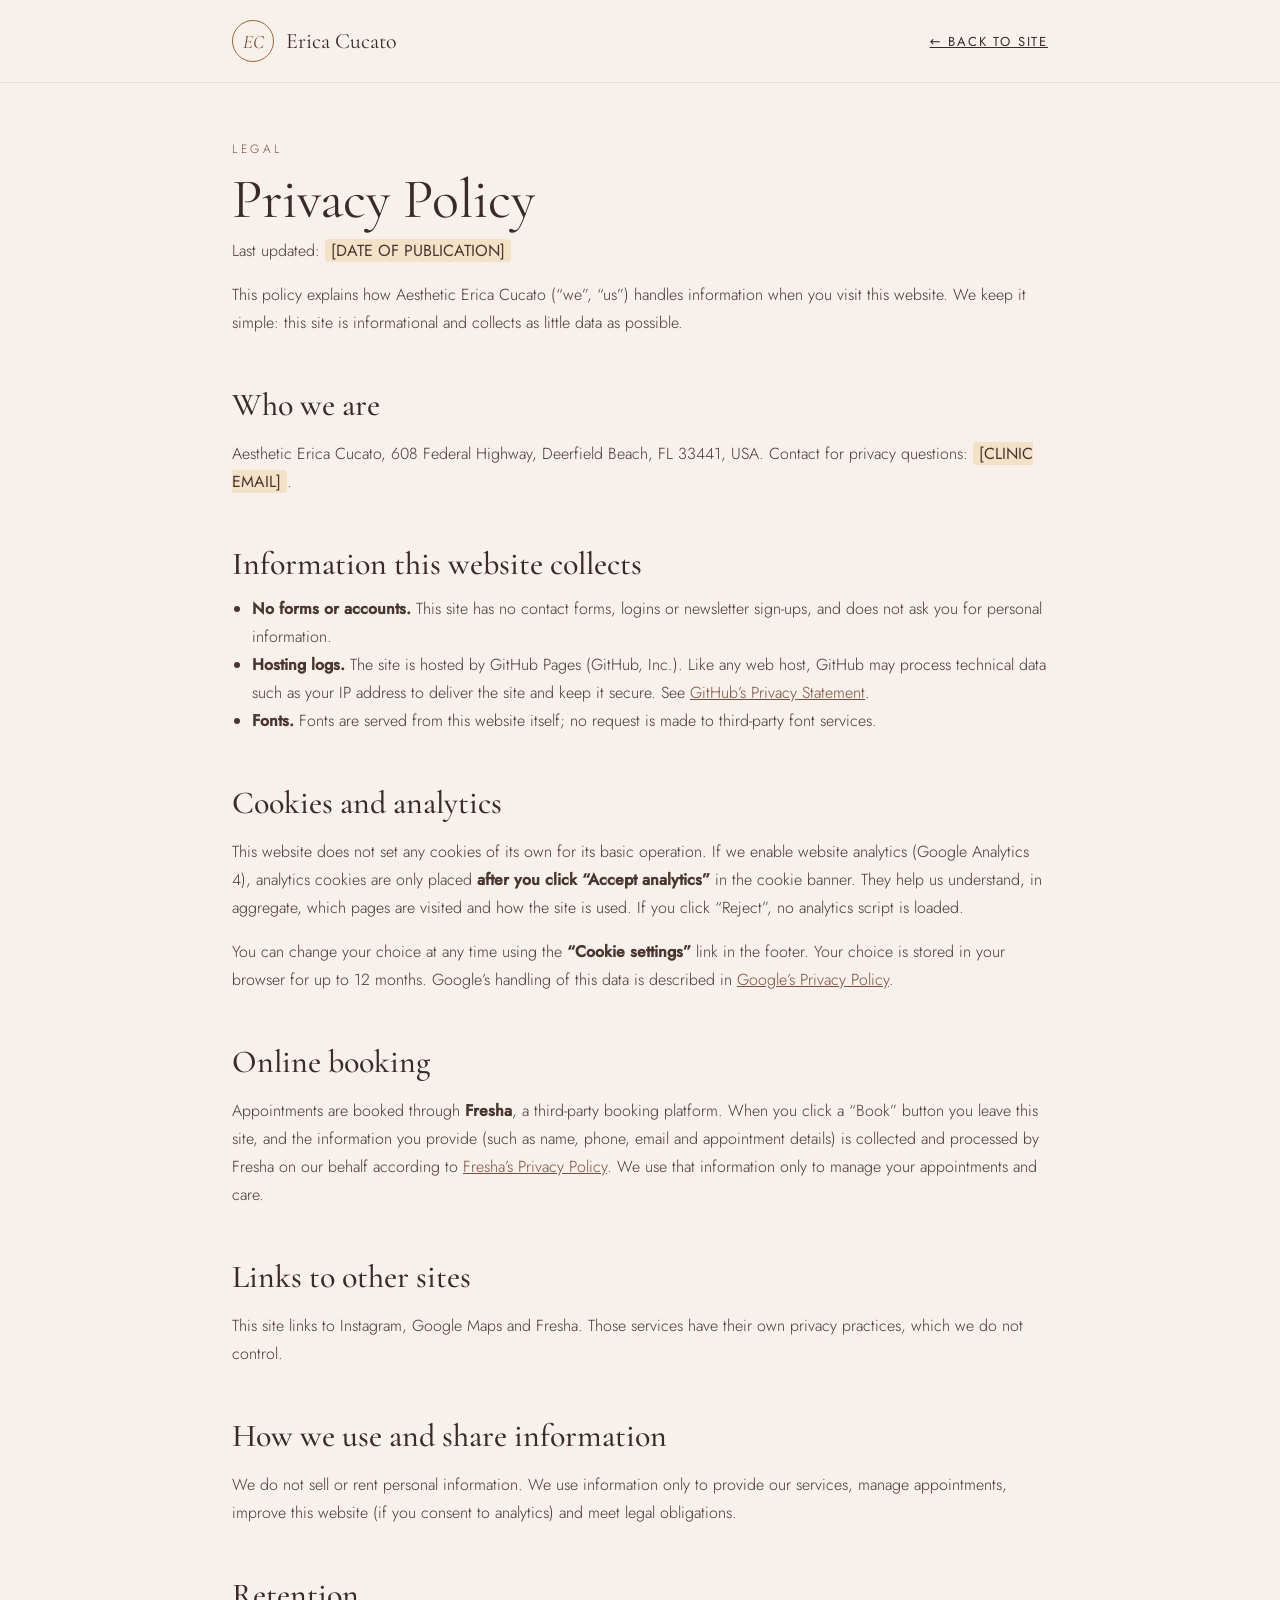
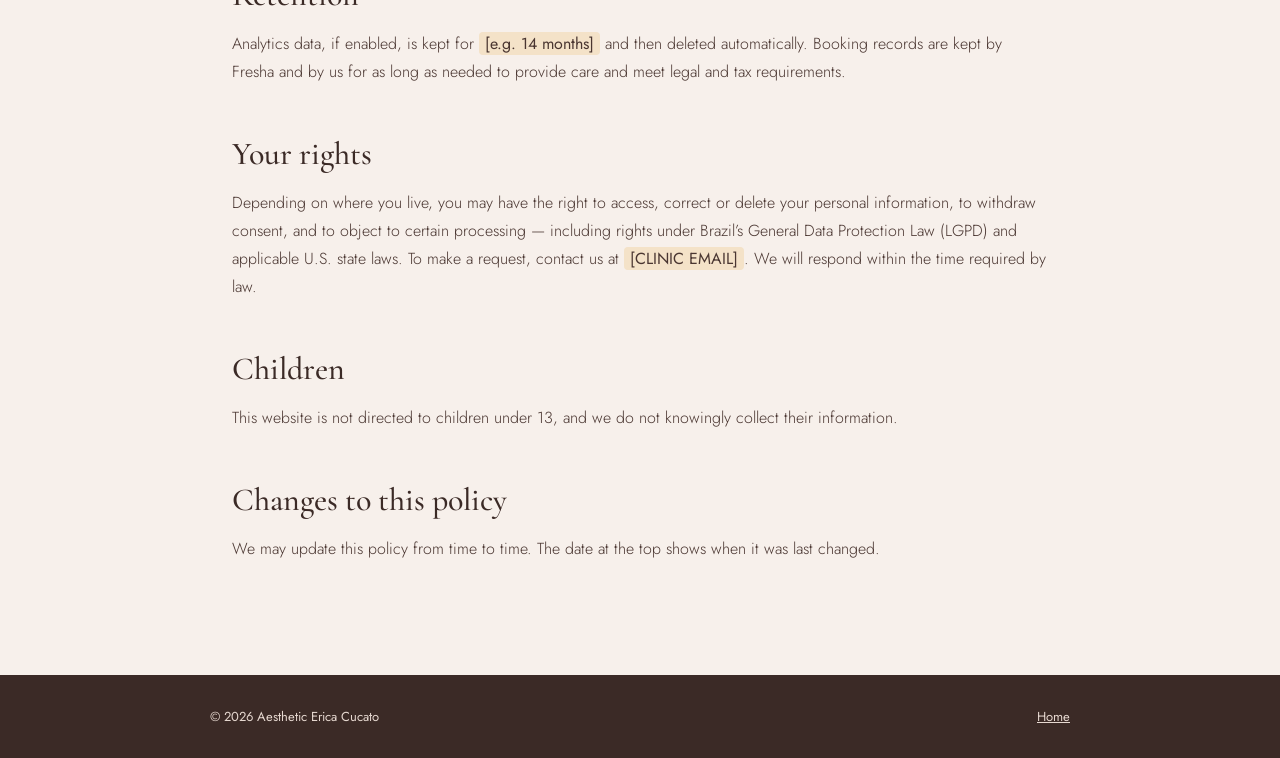
<file: privacy.html>
<!doctype html>
<html lang="en">
<head>
<meta charset="utf-8">
<meta http-equiv="Content-Security-Policy" content="default-src 'self'; script-src 'self' https://www.googletagmanager.com; style-src 'self' 'unsafe-inline'; font-src 'self'; img-src 'self' https://*.google-analytics.com https://*.googletagmanager.com; connect-src 'self' https://*.google-analytics.com https://*.analytics.google.com https://*.googletagmanager.com; object-src 'none'; base-uri 'self'; form-action 'none'; upgrade-insecure-requests">
<meta name="referrer" content="strict-origin-when-cross-origin">
<meta name="viewport" content="width=device-width, initial-scale=1">
<meta name="robots" content="noindex, nofollow, noarchive, nosnippet, noimageindex">
<title>Privacy Policy — Aesthetic Erica Cucato</title>
<meta name="theme-color" content="#3B2A26">
<link rel="icon" href="assets/favicon.svg" type="image/svg+xml">
<link rel="stylesheet" href="assets/css/style.css">
<style>
.legal h2{font-family:'Cormorant Garamond',serif;font-weight:500;font-size:32px;margin:48px 0 12px;color:#3B2A26}
.legal p,.legal li{font-size:16px;line-height:1.75;font-weight:300;color:#4A3631}
.legal ul{padding-left:20px;margin:0 0 12px}
.legal a{color:#7A4F3A}
.ph{background:#F4E2C8;padding:0 6px;border-radius:4px;font-weight:400}
</style>
<script src="assets/js/config.js"></script>
<script src="assets/js/main.js" defer></script>
</head>
<body>
<div style="font-family: 'Jost', system-ui, sans-serif; color: #3B2A26; background: #F7F0EB; min-height: 100vh">
  <header style="border-bottom: 1px solid rgba(59,42,38,.1)">
    <nav style="max-width: 860px; margin: 0 auto; padding: 20px 22px; display: flex; align-items: center; justify-content: space-between; gap: 16px">
      <a href="index.html" style="display: flex; align-items: center; gap: 12px; text-decoration: none; color: #3B2A26">
        <span style="width: 42px; height: 42px; border-radius: 50%; border: 1px solid #9A6A33; display: inline-flex; align-items: center; justify-content: center; font-family: 'Cormorant Garamond', serif; font-size: 19px; font-style: italic; color: #7A4F3A">EC</span>
        <span style="font-family: 'Cormorant Garamond', serif; font-size: 22px">Erica Cucato</span>
      </a>
      <a href="index.html" style="font-size: 13px; letter-spacing: .14em; text-transform: uppercase; color: #3B2A26">← Back to site</a>
    </nav>
  </header>

  <main class="legal" style="max-width: 860px; margin: 0 auto; padding: 56px 22px 96px">
    <p style="margin: 0; font-size: 12px; letter-spacing: .3em; text-transform: uppercase; color: #7A4F3A">Legal</p>
    <h1 style="margin: 10px 0 8px; font-family: 'Cormorant Garamond', serif; font-weight: 400; font-size: 56px; line-height: 1.05">Privacy Policy</h1>
    <p style="margin: 0 0 8px">Last updated: <span class="ph">[DATE OF PUBLICATION]</span></p>

    <p>This policy explains how Aesthetic Erica Cucato (“we”, “us”) handles information when you visit this website. We keep it simple: this site is informational and collects as little data as possible.</p>

    <h2>Who we are</h2>
    <p>Aesthetic Erica Cucato, 608 Federal Highway, Deerfield Beach, FL 33441, USA. Contact for privacy questions: <span class="ph">[CLINIC EMAIL]</span>.</p>

    <h2>Information this website collects</h2>
    <ul>
      <li><strong>No forms or accounts.</strong> This site has no contact forms, logins or newsletter sign-ups, and does not ask you for personal information.</li>
      <li><strong>Hosting logs.</strong> The site is hosted by GitHub Pages (GitHub, Inc.). Like any web host, GitHub may process technical data such as your IP address to deliver the site and keep it secure. See <a href="https://docs.github.com/en/site-policy/privacy-policies/github-general-privacy-statement">GitHub’s Privacy Statement</a>.</li>
      <li><strong>Fonts.</strong> Fonts are served from this website itself; no request is made to third-party font services.</li>
    </ul>

    <h2>Cookies and analytics</h2>
    <p>This website does not set any cookies of its own for its basic operation. If we enable website analytics (Google Analytics 4), analytics cookies are only placed <strong>after you click “Accept analytics”</strong> in the cookie banner. They help us understand, in aggregate, which pages are visited and how the site is used. If you click “Reject”, no analytics script is loaded.</p>
    <p>You can change your choice at any time using the <strong>“Cookie settings”</strong> link in the footer. Your choice is stored in your browser for up to 12 months. Google’s handling of this data is described in <a href="https://policies.google.com/privacy">Google’s Privacy Policy</a>.</p>

    <h2>Online booking</h2>
    <p>Appointments are booked through <strong>Fresha</strong>, a third-party booking platform. When you click a “Book” button you leave this site, and the information you provide (such as name, phone, email and appointment details) is collected and processed by Fresha on our behalf according to <a href="https://www.fresha.com/legal/privacy">Fresha’s Privacy Policy</a>. We use that information only to manage your appointments and care.</p>

    <h2>Links to other sites</h2>
    <p>This site links to Instagram, Google Maps and Fresha. Those services have their own privacy practices, which we do not control.</p>

    <h2>How we use and share information</h2>
    <p>We do not sell or rent personal information. We use information only to provide our services, manage appointments, improve this website (if you consent to analytics) and meet legal obligations.</p>

    <h2>Retention</h2>
    <p>Analytics data, if enabled, is kept for <span class="ph">[e.g. 14 months]</span> and then deleted automatically. Booking records are kept by Fresha and by us for as long as needed to provide care and meet legal and tax requirements.</p>

    <h2>Your rights</h2>
    <p>Depending on where you live, you may have the right to access, correct or delete your personal information, to withdraw consent, and to object to certain processing — including rights under Brazil’s General Data Protection Law (LGPD) and applicable U.S. state laws. To make a request, contact us at <span class="ph">[CLINIC EMAIL]</span>. We will respond within the time required by law.</p>

    <h2>Children</h2>
    <p>This website is not directed to children under 13, and we do not knowingly collect their information.</p>

    <h2>Changes to this policy</h2>
    <p>We may update this policy from time to time. The date at the top shows when it was last changed.</p>
  </main>

  <footer style="background: #3B2A26; color: #E6D8D0; padding: 32px 22px">
    <div style="max-width: 860px; margin: 0 auto; display: flex; flex-wrap: wrap; justify-content: space-between; gap: 12px; font-size: 13px">
      <span>© <span id="year">2026</span> Aesthetic Erica Cucato</span>
      <span style="display: flex; flex-wrap: wrap; gap: 20px"><a href="index.html" style="color: #E6D8D0">Home</a><button type="button" id="cookieSettings" class="linkBtn" style="text-decoration: underline">Cookie settings</button></span>
    </div>
  </footer>
</div>
<div id="cookieBanner" class="cc" role="dialog" aria-live="polite" aria-labelledby="ccTitle" hidden>
  <h2 id="ccTitle">Your privacy</h2>
  <p>We’d like to use analytics cookies to understand how visitors use this site, so we can improve it. They’re only set if you accept. Learn more in our <a href="privacy.html">Privacy Policy</a>.</p>
  <div class="ccRow">
    <button type="button" id="ccAccept" class="ccYes">Accept analytics</button>
    <button type="button" id="ccReject" class="ccNo">Reject</button>
  </div>
</div>
</body>
</html>
</file>
<file: assets/css/style.css>
/* Aesthetic Erica Cucato — site styles */
@font-face{font-family:'Cormorant Garamond';font-style:normal;font-weight:400;font-display:swap;src:url('../fonts/cormorant-garamond-latin-400-normal.woff2') format('woff2')}
@font-face{font-family:'Cormorant Garamond';font-style:italic;font-weight:400;font-display:swap;src:url('../fonts/cormorant-garamond-latin-400-italic.woff2') format('woff2')}
@font-face{font-family:'Cormorant Garamond';font-style:normal;font-weight:500;font-display:swap;src:url('../fonts/cormorant-garamond-latin-500-normal.woff2') format('woff2')}
@font-face{font-family:'Cormorant Garamond';font-style:italic;font-weight:500;font-display:swap;src:url('../fonts/cormorant-garamond-latin-500-italic.woff2') format('woff2')}
@font-face{font-family:'Cormorant Garamond';font-style:normal;font-weight:600;font-display:swap;src:url('../fonts/cormorant-garamond-latin-600-normal.woff2') format('woff2')}
@font-face{font-family:'Jost';font-style:normal;font-weight:300;font-display:swap;src:url('../fonts/jost-latin-300-normal.woff2') format('woff2')}
@font-face{font-family:'Jost';font-style:normal;font-weight:400;font-display:swap;src:url('../fonts/jost-latin-400-normal.woff2') format('woff2')}
@font-face{font-family:'Jost';font-style:normal;font-weight:500;font-display:swap;src:url('../fonts/jost-latin-500-normal.woff2') format('woff2')}
body{margin:0;background:#F7F0EB}
a{color:#7A4F3A}a:hover{color:#3B2A26}
*{box-sizing:border-box}
html{scroll-behavior:smooth}

@keyframes fadeUp{from{opacity:0;transform:translateY(28px)}to{opacity:1;transform:none}}
@keyframes fadeIn{from{opacity:0}to{opacity:1}}
@keyframes spin{to{transform:rotate(360deg)}}
@keyframes floaty{0%,100%{transform:translate(0,0) scale(1)}50%{transform:translate(18px,-22px) scale(1.06)}}
@keyframes marquee{from{transform:translateX(0)}to{transform:translateX(-50%)}}
@keyframes drip{0%,100%{transform:scaleY(1)}50%{transform:scaleY(1.08)}}
@keyframes shimmer{from{transform:translateX(-120%)}to{transform:translateX(220%)}}
@keyframes rise{from{opacity:0;transform:translateY(46px)}to{opacity:1;transform:none}}
@keyframes zoomIn{from{opacity:0;transform:scale(.94)}to{opacity:1;transform:none}}
@keyframes pop{from{opacity:0;transform:translateY(16px) scale(.98)}to{opacity:1;transform:none}}

.in1{animation:fadeUp .9s cubic-bezier(.2,.7,.2,1) .1s both}
.in2{animation:fadeUp .9s cubic-bezier(.2,.7,.2,1) .25s both}
.in3{animation:fadeUp .9s cubic-bezier(.2,.7,.2,1) .4s both}
.in4{animation:fadeUp .9s cubic-bezier(.2,.7,.2,1) .55s both}
.inImg{animation:zoomIn 1.3s cubic-bezier(.2,.7,.2,1) .2s both}
.spin{animation:spin 22s linear infinite}
.blob{animation:floaty 12s ease-in-out infinite}
.blob2{animation:floaty 15s ease-in-out -5s infinite}
.track{animation:marquee 32s linear infinite}
.pop{animation:pop .55s cubic-bezier(.2,.7,.2,1) both}

@supports (animation-timeline: view()){
  .rv{animation:rise linear both;animation-timeline:view();animation-range:entry 0% entry 45%}
  .rvz{animation:zoomIn linear both;animation-timeline:view();animation-range:entry 0% entry 50%}
}

.btn{position:relative;overflow:hidden;transition:transform .35s ease,box-shadow .35s ease,background .35s ease}
.btn:hover{transform:translateY(-2px);box-shadow:0 14px 30px -12px rgba(59,42,38,.45)}
.btn::after{content:"";position:absolute;top:0;left:0;width:40%;height:100%;background:linear-gradient(100deg,transparent,rgba(255,255,255,.35),transparent);transform:translateX(-120%)}
.btn:hover::after{animation:shimmer .9s ease}
.lift{transition:transform .45s cubic-bezier(.2,.7,.2,1),box-shadow .45s ease}
.lift:hover{transform:translateY(-8px);box-shadow:0 30px 50px -28px rgba(59,42,38,.35)}
.navlink{position:relative;text-decoration:none;color:#3B2A26}
.navlink::after{content:"";position:absolute;left:0;bottom:-6px;height:1px;width:100%;background:#9A6A33;transform:scaleX(0);transform-origin:left;transition:transform .35s ease}
.navlink:hover::after{transform:scaleX(1)}
.tab{transition:background .3s ease,color .3s ease,border-color .3s ease}
.tipIcon{transition:transform .5s cubic-bezier(.2,.7,.2,1)}
.tip:hover .tipIcon{transform:translateY(-6px) rotate(-6deg)}
.arch{border-radius:999px 999px 28px 28px}
.photo{background:radial-gradient(120% 80% at 30% 20%,#F3DCD0 0%,#E3BFAE 45%,#C99A86 100%)}
.photo2{background:radial-gradient(110% 90% at 70% 25%,#F6E6DA 0%,#E8CDBE 50%,#B98A78 100%)}
.honey{background:linear-gradient(180deg,#E9B565 0%,#C98A3A 60%,#9A6A33 100%)}

.navLinks{display:flex}
.burger{display:none}
@media (max-width:900px){
  .navLinks{display:none}
  .burger{display:inline-flex}
  .heroGrid{grid-template-columns:minmax(0,1fr) !important}
  .heroArt{min-height:440px !important}
  .aboutGrid{grid-template-columns:minmax(0,1fr) !important}
  .h1{font-size:52px !important}
  .h2{font-size:42px !important}
  .pad{padding-left:22px !important;padding-right:22px !important}
}
@media (prefers-reduced-motion:reduce){
  *,*::before,*::after{animation:none !important;transition:none !important}
}

.tab{cursor:pointer;font-family:'Jost',sans-serif;font-size:13px;letter-spacing:.16em;text-transform:uppercase;padding:13px 26px;min-height:44px;border-radius:999px;border:1px solid rgba(59,42,38,.25);background:transparent;color:#3B2A26}
.tab:hover{border-color:#3B2A26}
.tab.active{border-color:#3B2A26;background:#3B2A26;color:#F7F0EB}
.svc{background:#FFFFFF;border-radius:26px;padding:34px;display:flex;flex-direction:column;gap:16px;box-shadow:0 20px 40px -34px rgba(59,42,38,.4)}
.svc[hidden]{display:none}
.hr{display:flex;justify-content:space-between;gap:16px;padding:12px 0;border-bottom:1px solid rgba(59,42,38,.1);font-size:16px;color:#3B2A26}
.hr.today{color:#7A4F3A;font-weight:500}
.hr.today span:first-child::after{content:"  · today";font-size:12px;letter-spacing:.12em;text-transform:uppercase}
#mobileMenu[hidden]{display:none !important}
@media (min-width:901px){#mobileMenu{display:none !important}}

.featToggle{display:none}
@media (max-width:900px){
  .featToggle{display:flex;width:100%;align-items:center;justify-content:space-between;gap:16px;min-height:76px;padding:16px 24px;background:#FFFFFF;border:0;border-radius:22px;box-shadow:0 20px 40px -32px rgba(59,42,38,.35);cursor:pointer;text-align:left;font-family:'Jost',sans-serif}
  .featToggle .chev{transition:transform .4s cubic-bezier(.2,.7,.2,1)}
  #feat.open .featToggle .chev{transform:rotate(180deg)}
  #feat .featGrid{display:none !important}
  #feat.open .featGrid{display:grid !important;margin-top:14px;grid-template-columns:repeat(2,minmax(0,1fr)) !important;gap:12px !important}
  #feat.open .featGrid > a{animation:pop .5s cubic-bezier(.2,.7,.2,1) both;padding:20px 18px !important;gap:8px !important}
  #feat.open .featGrid > a:nth-child(2){animation-delay:.06s}
  #feat.open .featGrid > a:nth-child(3){animation-delay:.12s}
  #feat.open .featGrid > a:nth-child(4){animation-delay:.18s}
  #feat .featGrid > a span:first-of-type{font-size:21px !important;line-height:1.15}
  #feat .featGrid > a span:last-of-type{font-size:13px !important}
}

.burger .l1,.burger .l2{transition:transform .35s cubic-bezier(.2,.7,.2,1);transform-origin:12px 12px}
.burger[aria-expanded="true"] .l1{transform:translateY(4px) rotate(45deg)}
.burger[aria-expanded="true"] .l2{transform:translateY(-4px) rotate(-45deg)}

@media (max-width:1024px){
  #membership{padding-left:22px !important;padding-right:22px !important}
  .memBox{padding:64px 40px !important;border-radius:30px !important;text-align:center}
  .memGrid{grid-template-columns:minmax(0,1fr) !important;gap:40px !important;justify-items:center}
  .memText{align-items:center;max-width:620px}
  .memText p{margin-left:auto !important;margin-right:auto !important}
  .memCard{width:100%;max-width:520px;align-items:center}
  .memPrice{justify-content:center;flex-wrap:wrap}
  .memList{width:100%;max-width:400px;margin:0 auto;text-align:left;justify-items:start}
  .memCard a{width:100%}
}
@media (max-width:600px){
  .memBox{padding:52px 20px !important}
  .memText h2{font-size:38px !important}
  .memCard{padding:30px 20px !important}
  .memPrice span:first-child{font-size:72px !important}
  .memList{grid-template-columns:minmax(0,1fr) !important;max-width:220px}
}

/* Cookie consent */
.cc{position:fixed;left:16px;right:16px;bottom:16px;z-index:60;max-width:560px;margin:0 auto;background:#3B2A26;color:#F7F0EB;border-radius:22px;padding:22px 24px;box-shadow:0 30px 60px -20px rgba(0,0,0,.45);font-family:'Jost',system-ui,sans-serif;animation:fadeUp .5s cubic-bezier(.2,.7,.2,1) both}
.cc[hidden]{display:none !important}
.cc h2{margin:0 0 6px;font-family:'Cormorant Garamond',serif;font-weight:500;font-size:24px}
.cc p{margin:0 0 16px;font-size:14px;line-height:1.6;color:#E6D8D0}
.cc p a{color:#E2B77A}
.cc .ccRow{display:flex;flex-wrap:wrap;gap:10px}
.cc button{cursor:pointer;min-height:44px;padding:12px 22px;border-radius:999px;font-family:'Jost',sans-serif;font-size:12px;letter-spacing:.14em;text-transform:uppercase}
.cc .ccYes{background:#E2B77A;color:#3B2A26;border:1px solid #E2B77A;font-weight:500}
.cc .ccNo{background:transparent;color:#F7F0EB;border:1px solid rgba(247,240,235,.45)}
.linkBtn{background:none;border:0;padding:0;font:inherit;color:#E6D8D0;cursor:pointer;letter-spacing:inherit}
.linkBtn:hover{color:#FFFFFF}
</file>
